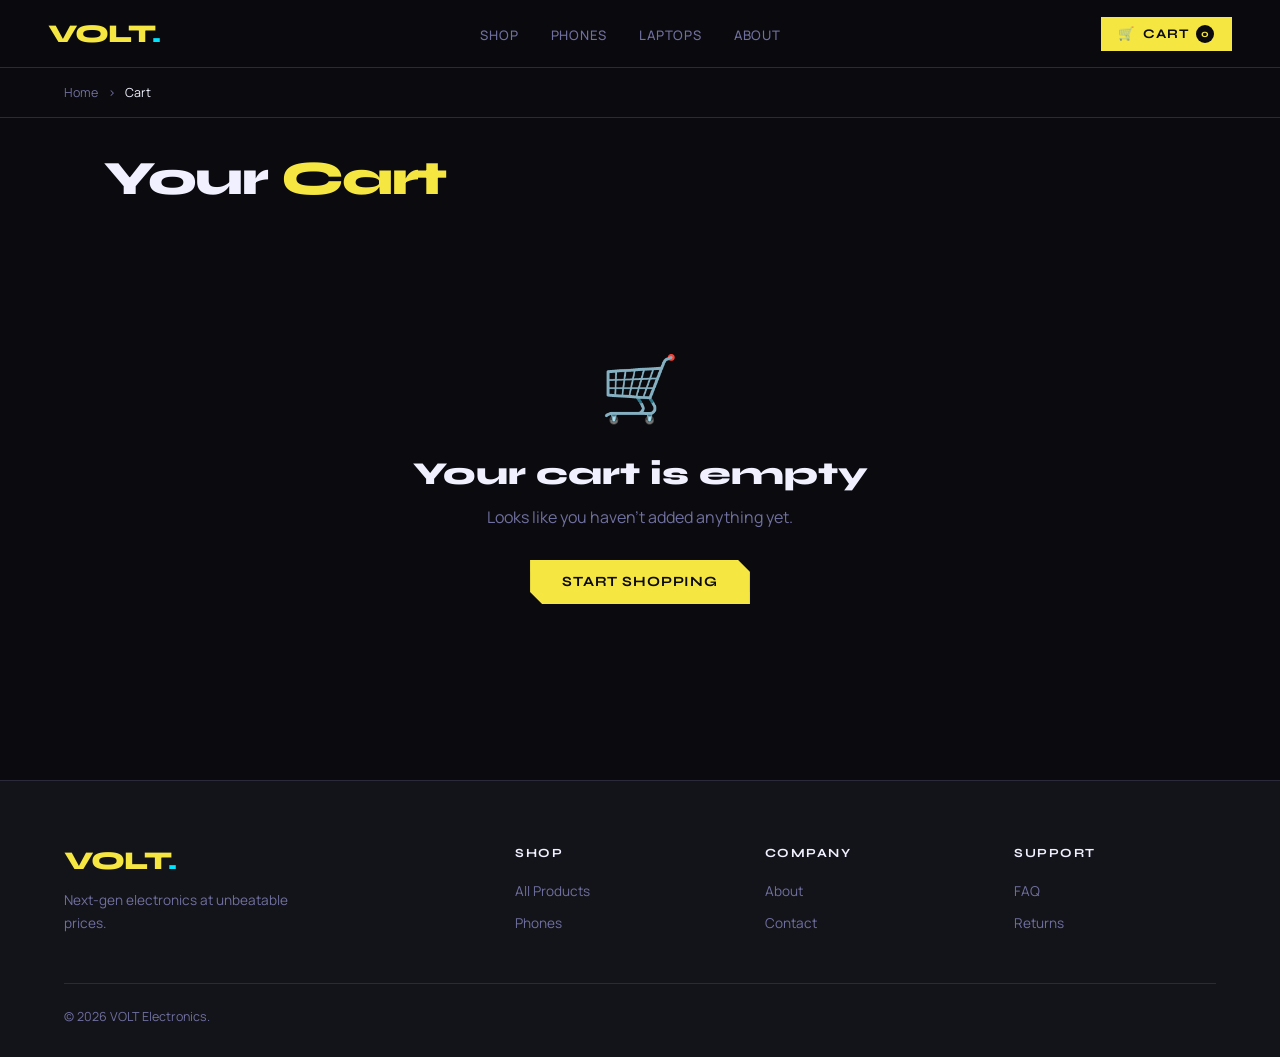
<file: cart.html>
<!DOCTYPE html>
<html lang="en">
<head>
  <!-- Google Tag Manager -->
<script>(function(w,d,s,l,i){w[l]=w[l]||[];w[l].push({'gtm.start':
new Date().getTime(),event:'gtm.js'});var f=d.getElementsByTagName(s)[0],
j=d.createElement(s),dl=l!='dataLayer'?'&l='+l:'';j.async=true;j.src=
'https://www.googletagmanager.com/gtm.js?id='+i+dl;f.parentNode.insertBefore(j,f);
})(window,document,'script','dataLayer','GTM-T4STKLGX');</script>
<!-- End Google Tag Manager -->
  <!-- Google tag (gtag.js) -->
<script async src="https://www.googletagmanager.com/gtag/js?id=G-F7G70VPWSE"></script>
<script>
  window.dataLayer = window.dataLayer || [];
  function gtag(){dataLayer.push(arguments);}
  gtag('js', new Date());

  gtag('config', 'G-F7G70VPWSE');
</script>
<meta charset="UTF-8"/><meta name="viewport" content="width=device-width,initial-scale=1.0"/>
<title>Cart — VOLT Electronics</title>
<link rel="stylesheet" href="shared.css"/>
<style>
.cart-wrap{padding:2rem clamp(1rem,5vw,5rem) 5rem;max-width:1200px;margin:0 auto}
.cart-title{font-family:var(--display);font-size:clamp(2rem,5vw,3rem);font-weight:800;letter-spacing:-0.03em;margin-bottom:2.5rem}
.cart-title span{color:var(--yellow)}
.cart-layout{display:grid;grid-template-columns:1fr 360px;gap:3rem;align-items:start}
/* ITEMS */
.cart-items-head{display:grid;grid-template-columns:2fr 1fr 1fr 1fr;gap:1rem;padding:0.8rem 1rem;background:var(--surface);border:1px solid var(--border);font-size:0.72rem;font-weight:700;letter-spacing:0.12em;text-transform:uppercase;color:var(--muted);margin-bottom:0}
.cart-row{display:grid;grid-template-columns:2fr 1fr 1fr 1fr;gap:1rem;padding:1.2rem 1rem;border:1px solid var(--border);border-top:none;align-items:center;background:var(--surface);transition:background 0.2s}
.cart-row:hover{background:var(--surface2)}
.cart-prod{display:flex;align-items:center;gap:1rem}
.cart-img{width:70px;height:70px;background:var(--surface2);border:1px solid var(--border);display:flex;align-items:center;justify-content:center;flex-shrink:0}
.cart-img img{width:80%;height:80%;object-fit:contain}
.cart-prod-name{font-family:var(--display);font-size:0.9rem;font-weight:700;line-height:1.3;margin-bottom:0.2rem}
.cart-prod-brand{font-size:0.75rem;color:var(--muted)}
.cart-remove{font-size:0.72rem;color:var(--muted);background:none;border:none;cursor:pointer;transition:color 0.2s;margin-top:0.4rem;display:block;text-align:left;font-family:var(--body)}
.cart-remove:hover{color:var(--pink)}
.cart-unit-price{font-size:0.88rem;color:var(--muted)}
.qty-ctrl{display:flex;align-items:center;border:1px solid var(--border);width:fit-content}
.qty-btn{background:var(--surface2);border:none;color:var(--text);width:32px;height:32px;font-size:1rem;cursor:pointer;transition:background 0.2s}
.qty-btn:hover{background:var(--yellow);color:#0a0a0f}
.qty-num{width:36px;text-align:center;font-family:var(--display);font-weight:700;font-size:0.85rem;background:none;border:none;color:var(--text);pointer-events:none}
.item-total{font-family:var(--display);font-size:1rem;font-weight:800;color:var(--yellow)}
.cart-actions{display:flex;justify-content:space-between;align-items:center;margin-top:1.5rem;flex-wrap:wrap;gap:1rem}
.clear-btn{background:none;border:1px solid var(--border);color:var(--muted);padding:0.6rem 1.2rem;font-family:var(--display);font-size:0.75rem;font-weight:600;letter-spacing:0.08em;text-transform:uppercase;cursor:pointer;transition:all 0.2s}
.clear-btn:hover{border-color:var(--pink);color:var(--pink)}
/* ORDER SUMMARY */
.order-summary{background:var(--surface);border:1px solid var(--border);padding:1.8rem;position:sticky;top:88px}
.os-title{font-family:var(--display);font-size:1rem;font-weight:800;letter-spacing:0.08em;text-transform:uppercase;margin-bottom:1.5rem;padding-bottom:1rem;border-bottom:1px solid var(--border)}
.os-row{display:flex;justify-content:space-between;font-size:0.85rem;color:var(--muted);margin-bottom:0.8rem}
.os-row.total{font-family:var(--display);font-weight:800;font-size:1.2rem;color:var(--text);margin-top:1rem;padding-top:1rem;border-top:1px solid var(--border)}
.os-row.total span:last-child{color:var(--yellow)}
.promo-row{display:flex;gap:0;margin:1.2rem 0}
.promo-row input{flex:1;background:var(--surface2);border:1px solid var(--border);border-right:none;color:var(--text);padding:0.7rem 0.9rem;font-family:var(--body);font-size:0.85rem;outline:none}
.promo-row button{background:var(--surface2);border:1px solid var(--border);color:var(--muted);padding:0.7rem 1rem;font-family:var(--display);font-size:0.75rem;font-weight:700;letter-spacing:0.06em;text-transform:uppercase;cursor:pointer;white-space:nowrap;transition:all 0.2s}
.promo-row button:hover{background:var(--cyan);border-color:var(--cyan);color:#0a0a0f}
.checkout-cta{width:100%;background:var(--yellow);color:#0a0a0f;border:none;padding:1rem;font-family:var(--display);font-size:0.9rem;font-weight:800;letter-spacing:0.08em;text-transform:uppercase;cursor:pointer;transition:all 0.2s;margin-top:1.2rem;display:block;text-align:center}
.checkout-cta:hover{background:var(--cyan)}
.continue-shopping{display:block;text-align:center;margin-top:1rem;font-size:0.8rem;color:var(--muted);transition:color 0.2s}
.continue-shopping:hover{color:var(--yellow)}
/* EMPTY STATE */
.empty-cart{text-align:center;padding:6rem 2rem}
.empty-icon{font-size:4rem;margin-bottom:1.5rem}
.empty-title{font-family:var(--display);font-size:2rem;font-weight:800;margin-bottom:0.8rem}
.empty-sub{color:var(--muted);margin-bottom:2rem}
@media(max-width:900px){.cart-layout{grid-template-columns:1fr}.order-summary{position:static}.cart-items-head{display:none}.cart-row{grid-template-columns:1fr;gap:0.8rem}}
</style>
</head>
<body>
  <!-- Google Tag Manager (noscript) -->
<noscript><iframe src="https://www.googletagmanager.com/ns.html?id=GTM-T4STKLGX"
height="0" width="0" style="display:none;visibility:hidden"></iframe></noscript>
<!-- End Google Tag Manager (noscript) -->
<nav>
  <a class="logo" href="index.html">VOLT<span>.</span></a>
  <ul class="nav-links">
    <li><a href="shop.html">Shop</a></li>
    <li><a href="shop.html?cat=Phones">Phones</a></li>
    <li><a href="shop.html?cat=Laptops">Laptops</a></li>
    <li><a href="about.html">About</a></li>
  </ul>
  <div class="nav-right">
    <a href="cart.html" class="cart-btn"><span>🛒</span><span class="cart-label">Cart</span><span class="cart-count">0</span></a>
  </div>
  <button class="hamburger" id="hamburger"><span></span><span></span><span></span></button>
</nav>
<div class="mobile-menu" id="mobileMenu">
  <a href="index.html">Home</a><a href="shop.html">Shop</a><a href="cart.html">Cart (<span class="mob-cart-count">0</span>)</a>
</div>

<div class="breadcrumb"><a href="index.html">Home</a> › <span>Cart</span></div>

<div class="cart-wrap">
  <h1 class="cart-title">Your <span>Cart</span></h1>
  <div id="cart-content"></div>
</div>

<footer>
  <div class="footer-grid">
    <div><a class="logo" href="index.html">VOLT<span>.</span></a><p class="footer-brand-desc">Next-gen electronics at unbeatable prices.</p></div>
    <div class="footer-col"><h4>Shop</h4><ul><li><a href="shop.html">All Products</a></li><li><a href="shop.html?cat=Phones">Phones</a></li></ul></div>
    <div class="footer-col"><h4>Company</h4><ul><li><a href="about.html">About</a></li><li><a href="contact.html">Contact</a></li></ul></div>
    <div class="footer-col"><h4>Support</h4><ul><li><a href="faq.html">FAQ</a></li><li><a href="#">Returns</a></li></ul></div>
  </div>
  <div class="footer-bottom"><p>© 2026 VOLT Electronics.</p></div>
</footer>

<script src="shared.js"></script>
<script>
function renderCart() {
  const cart = getCart();
  const content = document.getElementById('cart-content');
  if (!cart.length) {
    content.innerHTML = `<div class="empty-cart"><div class="empty-icon">🛒</div><h2 class="empty-title">Your cart is empty</h2><p class="empty-sub">Looks like you haven't added anything yet.</p><a href="shop.html" class="btn-primary">Start Shopping</a></div>`;
    return;
  }
  const sub = cart.reduce((s,c) => s+c.price*c.qty, 0);
  const tax = Math.round(sub * 0.18);
  const total = sub + tax;
  content.innerHTML = `
    <div class="cart-layout">
      <div>
        <div class="cart-items-head"><span>Product</span><span>Price</span><span>Qty</span><span>Total</span></div>
        ${cart.map(c => `
          <div class="cart-row" id="row-${c.id}">
            <div class="cart-prod">
              <div class="cart-img"><img src="${c.img}" alt="${c.name}"></div>
              <div><div class="cart-prod-name">${c.name}</div><div class="cart-prod-brand">${c.brand}</div><button class="cart-remove" onclick="rmItem(${c.id})">Remove</button></div>
            </div>
            <div class="cart-unit-price">${fmtPrice(c.price)}</div>
            <div class="qty-ctrl"><button class="qty-btn" onclick="chQty(${c.id},-1)">−</button><span class="qty-num">${c.qty}</span><button class="qty-btn" onclick="chQty(${c.id},1)">+</button></div>
            <div class="item-total">${fmtPrice(c.price*c.qty)}</div>
          </div>`).join('')}
        <div class="cart-actions">
          <button class="clear-btn" onclick="clearCart()">Clear Cart</button>
          <a href="shop.html" style="font-size:0.82rem;color:var(--muted);font-weight:500">← Continue Shopping</a>
        </div>
      </div>
      <div>
        <div class="order-summary">
          <p class="os-title">Order Summary</p>
          <div class="os-row"><span>Subtotal (${cart.reduce((s,c)=>s+c.qty,0)} items)</span><span>${fmtPrice(sub)}</span></div>
          <div class="os-row"><span>Shipping</span><span style="color:var(--green)">FREE</span></div>
          <div class="os-row"><span>GST (18%)</span><span>${fmtPrice(tax)}</span></div>
          <div class="os-row total"><span>Total</span><span>${fmtPrice(total)}</span></div>
          <div class="promo-row"><input type="text" placeholder="Promo code" id="promo-input"/><button onclick="applyPromo()">Apply</button></div>
          <a href="checkout.html" class="checkout-cta">Proceed to Checkout →</a>
          <a href="shop.html" class="continue-shopping">← Continue Shopping</a>
        </div>
      </div>
    </div>`;
}

function rmItem(id){ let c=getCart(); saveCart(c.filter(x=>x.id!==id)); updateAllCartCounts(); renderCart(); }
function chQty(id,d){ let c=getCart(); const it=c.find(x=>x.id===id); if(it){ it.qty=Math.max(1,Math.min(10,it.qty+d)); saveCart(c); updateAllCartCounts(); renderCart(); } }
function clearCart(){ if(confirm('Clear all items?')){ saveCart([]); updateAllCartCounts(); renderCart(); } }
function applyPromo(){ const v=document.getElementById('promo-input')?.value; showToast(v?'Promo "'+v+'" is not valid. Try VOLT10 next time!':'Enter a promo code'); }

renderCart();
</script>
</body>
</html>
</file>
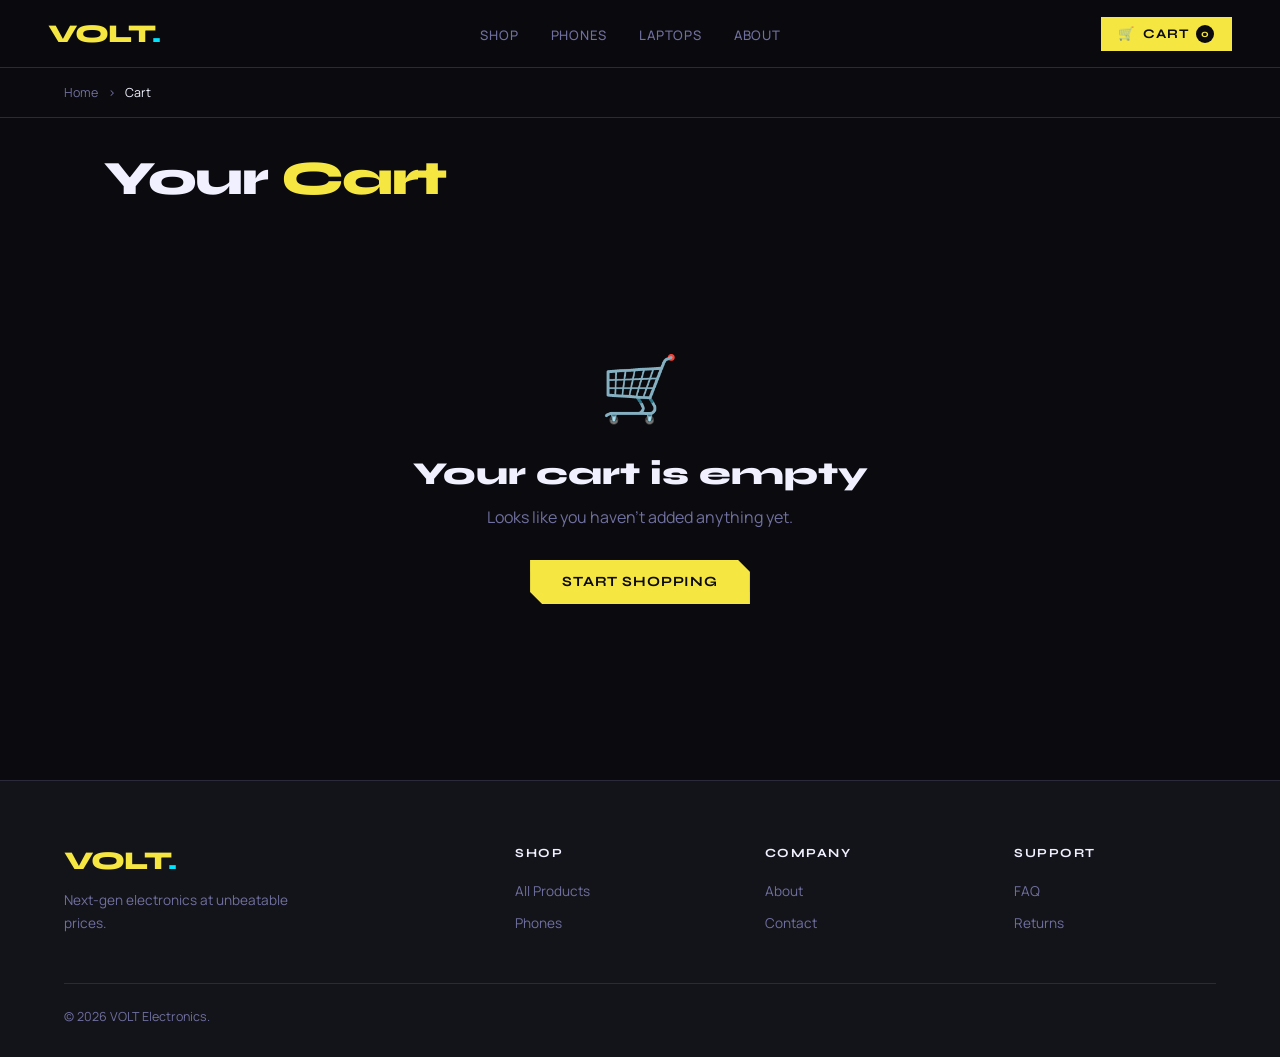
<file: checkout.html>
<!DOCTYPE html>
<html lang="en">
<head>
  <!-- Google Tag Manager -->
<script>(function(w,d,s,l,i){w[l]=w[l]||[];w[l].push({'gtm.start':
new Date().getTime(),event:'gtm.js'});var f=d.getElementsByTagName(s)[0],
j=d.createElement(s),dl=l!='dataLayer'?'&l='+l:'';j.async=true;j.src=
'https://www.googletagmanager.com/gtm.js?id='+i+dl;f.parentNode.insertBefore(j,f);
})(window,document,'script','dataLayer','GTM-T4STKLGX');</script>
<!-- End Google Tag Manager -->
  <!-- Google tag (gtag.js) -->
<script async src="https://www.googletagmanager.com/gtag/js?id=G-F7G70VPWSE"></script>
<script>
  window.dataLayer = window.dataLayer || [];
  function gtag(){dataLayer.push(arguments);}
  gtag('js', new Date());

  gtag('config', 'G-F7G70VPWSE');
</script>
<meta charset="UTF-8"/><meta name="viewport" content="width=device-width,initial-scale=1.0"/>
<title>Checkout — VOLT Electronics</title>
<link rel="stylesheet" href="shared.css"/>
<style>
.checkout-wrap{max-width:1100px;margin:0 auto;padding:2.5rem clamp(1rem,5vw,3rem) 5rem}
.checkout-title{font-family:var(--display);font-size:clamp(2rem,5vw,2.8rem);font-weight:800;letter-spacing:-0.02em;margin-bottom:2.5rem}
.checkout-title span{color:var(--yellow)}
.checkout-grid{display:grid;grid-template-columns:1fr 380px;gap:3rem;align-items:start}
.form-section{margin-bottom:2.5rem}
.form-sec-title{font-family:var(--display);font-size:0.82rem;font-weight:700;letter-spacing:0.12em;text-transform:uppercase;color:var(--cyan);margin-bottom:1.2rem;padding-bottom:0.7rem;border-bottom:1px solid var(--border)}
.form-row{display:grid;grid-template-columns:1fr 1fr;gap:1rem}
.form-group{display:flex;flex-direction:column;gap:0.4rem;margin-bottom:1rem}
.form-group label{font-size:0.72rem;font-weight:600;letter-spacing:0.1em;text-transform:uppercase;color:var(--muted)}
.form-group input,.form-group select{background:var(--surface2);border:1px solid var(--border);color:var(--text);padding:0.8rem 1rem;font-family:var(--body);font-size:0.88rem;outline:none;transition:border-color 0.2s;-webkit-appearance:none}
.form-group input:focus,.form-group select:focus{border-color:var(--cyan)}
.form-group input::placeholder{color:var(--muted)}
.form-group select option{background:var(--surface2)}
.payment-methods{display:grid;grid-template-columns:repeat(3,1fr);gap:0.8rem;margin-bottom:1.5rem}
.pay-option{background:var(--surface2);border:2px solid var(--border);padding:0.9rem;text-align:center;cursor:pointer;transition:all 0.2s;font-size:0.8rem;font-weight:600}
.pay-option:hover,.pay-option.active{border-color:var(--cyan);color:var(--cyan)}
.pay-option .pay-icon{font-size:1.4rem;display:block;margin-bottom:0.3rem}
/* SUMMARY */
.order-summary{background:var(--surface);border:1px solid var(--border);padding:1.8rem;position:sticky;top:88px}
.os-title{font-family:var(--display);font-size:0.85rem;font-weight:700;letter-spacing:0.1em;text-transform:uppercase;margin-bottom:1.2rem;padding-bottom:0.8rem;border-bottom:1px solid var(--border)}
.sum-item{display:flex;justify-content:space-between;align-items:start;gap:1rem;font-size:0.83rem;margin-bottom:0.8rem}
.sum-item-name{color:var(--muted);flex:1;line-height:1.4}
.sum-item-price{font-family:var(--display);font-weight:700;white-space:nowrap}
.sum-sep{border:none;border-top:1px solid var(--border);margin:1rem 0}
.sum-row{display:flex;justify-content:space-between;font-size:0.84rem;color:var(--muted);margin-bottom:0.6rem}
.sum-total{display:flex;justify-content:space-between;font-family:var(--display);font-weight:800;font-size:1.15rem;margin-top:1rem;padding-top:1rem;border-top:1px solid var(--border)}
.sum-total span:last-child{color:var(--yellow)}
.place-order-btn{width:100%;background:var(--yellow);color:#0a0a0f;border:none;padding:1rem;font-family:var(--display);font-size:0.9rem;font-weight:800;letter-spacing:0.08em;text-transform:uppercase;cursor:pointer;transition:all 0.2s;margin-top:1.5rem}
.place-order-btn:hover{background:var(--green)}
/* SUCCESS */
#success-page{display:none;text-align:center;padding:6rem 2rem;max-width:600px;margin:0 auto}
.success-icon{font-size:4rem;margin-bottom:1.5rem;animation:pop 0.5s cubic-bezier(0.36,0.07,0.19,0.97)}
@keyframes pop{0%{transform:scale(0)}70%{transform:scale(1.15)}100%{transform:scale(1)}}
.success-title{font-family:var(--display);font-size:2.5rem;font-weight:800;letter-spacing:-0.02em;margin-bottom:1rem}
.success-title span{color:var(--green)}
.success-sub{color:var(--muted);font-size:1rem;line-height:1.7;margin-bottom:2rem;max-width:40ch;margin-left:auto;margin-right:auto}
.order-box{background:var(--surface);border:1px solid var(--border);padding:1.2rem 2rem;display:inline-block;margin-bottom:2rem;font-family:var(--display);font-size:0.9rem}
.order-box span{color:var(--yellow);font-weight:800}
@media(max-width:900px){.checkout-grid{grid-template-columns:1fr}.order-summary{position:static}.form-row{grid-template-columns:1fr}.payment-methods{grid-template-columns:1fr 1fr}}
</style>
</head>
<body>
  <!-- Google Tag Manager (noscript) -->
<noscript><iframe src="https://www.googletagmanager.com/ns.html?id=GTM-T4STKLGX"
height="0" width="0" style="display:none;visibility:hidden"></iframe></noscript>
<!-- End Google Tag Manager (noscript) -->
<nav>
  <a class="logo" href="index.html">VOLT<span>.</span></a>
  <ul class="nav-links">
    <li><a href="shop.html">Shop</a></li>
    <li><a href="cart.html">Cart</a></li>
  </ul>
  <div class="nav-right">
    <a href="cart.html" class="cart-btn"><span>🛒</span><span class="cart-label">Cart</span><span class="cart-count">0</span></a>
  </div>
  <button class="hamburger" id="hamburger"><span></span><span></span><span></span></button>
</nav>
<div class="mobile-menu" id="mobileMenu">
  <a href="index.html">Home</a><a href="shop.html">Shop</a><a href="cart.html">Cart</a>
</div>

<div class="breadcrumb"><a href="index.html">Home</a> › <a href="cart.html">Cart</a> › <span>Checkout</span></div>

<div id="checkout-page">
  <div class="checkout-wrap">
    <h1 class="checkout-title">Secure <span>Checkout</span></h1>
    <div class="checkout-grid">
      <div>
        <div class="form-section">
          <p class="form-sec-title">Contact Information</p>
          <div class="form-row">
            <div class="form-group"><label>First Name</label><input type="text" placeholder="Ravi" id="fname"/></div>
            <div class="form-group"><label>Last Name</label><input type="text" placeholder="Kumar" id="lname"/></div>
          </div>
          <div class="form-group"><label>Email Address</label><input type="email" placeholder="ravi@email.com" id="email"/></div>
          <div class="form-group"><label>Phone Number</label><input type="tel" placeholder="+91 98765 43210" id="phone"/></div>
        </div>
        <div class="form-section">
          <p class="form-sec-title">Shipping Address</p>
          <div class="form-group"><label>Address Line 1</label><input type="text" placeholder="123, MG Road" id="addr1"/></div>
          <div class="form-group"><label>Address Line 2 (Optional)</label><input type="text" placeholder="Apartment, Floor" id="addr2"/></div>
          <div class="form-row">
            <div class="form-group"><label>City</label><input type="text" placeholder="Hyderabad" id="city"/></div>
            <div class="form-group"><label>PIN Code</label><input type="text" placeholder="500001" id="pin"/></div>
          </div>
          <div class="form-group"><label>State</label>
            <select id="state"><option>Andhra Pradesh</option><option>Telangana</option><option>Karnataka</option><option>Tamil Nadu</option><option>Maharashtra</option><option>Delhi</option><option>Gujarat</option><option>Rajasthan</option><option>Other</option></select>
          </div>
        </div>
        <div class="form-section">
          <p class="form-sec-title">Payment Method</p>
          <div class="payment-methods">
            <div class="pay-option active" onclick="selectPay(this)"><span class="pay-icon">💳</span>Card</div>
            <div class="pay-option" onclick="selectPay(this)"><span class="pay-icon">📱</span>UPI</div>
            <div class="pay-option" onclick="selectPay(this)"><span class="pay-icon">🏦</span>Net Banking</div>
          </div>
          <div id="card-fields">
            <div class="form-group"><label>Card Number</label><input type="text" placeholder="4242 4242 4242 4242" maxlength="19" oninput="fmtCard(this)"/></div>
            <div class="form-row">
              <div class="form-group"><label>Expiry</label><input type="text" placeholder="MM / YY" maxlength="7"/></div>
              <div class="form-group"><label>CVV</label><input type="text" placeholder="•••" maxlength="3"/></div>
            </div>
            <div class="form-group"><label>Name on Card</label><input type="text" placeholder="Ravi Kumar"/></div>
          </div>
        </div>
      </div>
      <div>
        <div class="order-summary">
          <p class="os-title">Order Summary</p>
          <div id="sum-items" style="max-height:240px;overflow-y:auto;margin-bottom:1rem"></div>
          <hr class="sum-sep"/>
          <div class="sum-row"><span>Subtotal</span><span id="sum-sub"></span></div>
          <div class="sum-row"><span>Shipping</span><span style="color:var(--green)">FREE</span></div>
          <div class="sum-row"><span>GST (18%)</span><span id="sum-tax"></span></div>
          <div class="sum-total"><span>Total</span><span id="sum-total"></span></div>
          <button class="place-order-btn" onclick="placeOrder()">Place Order →</button>
        </div>
      </div>
    </div>
  </div>
</div>

<div id="success-page">
  <div class="success-icon">✅</div>
  <h1 class="success-title">Order <span>Confirmed!</span></h1>
  <p class="success-sub">Thank you for shopping with VOLT! Your order is confirmed and will be shipped within 24 hours.</p>
  <div class="order-box">Order ID: <span id="order-id">#VOLT-0000</span></div>
  <br/><br/>
  <a href="index.html" class="btn-primary">Continue Shopping</a>
</div>

<footer>
  <div class="footer-grid">
    <div><a class="logo" href="index.html">VOLT<span>.</span></a><p class="footer-brand-desc">Next-gen electronics at unbeatable prices.</p></div>
    <div class="footer-col"><h4>Shop</h4><ul><li><a href="shop.html">All Products</a></li></ul></div>
    <div class="footer-col"><h4>Support</h4><ul><li><a href="faq.html">FAQ</a></li><li><a href="#">Returns</a></li></ul></div>
    <div class="footer-col"><h4>Contact</h4><ul><li><a href="contact.html">Contact Us</a></li></ul></div>
  </div>
  <div class="footer-bottom"><p>© 2026 VOLT Electronics.</p></div>
</footer>

<script src="shared.js"></script>
<script>
function renderSummary(){
  const cart = getCart();
  if (!cart.length){ location.href = 'cart.html'; return; }
  const sub = cart.reduce((s,c)=>s+c.price*c.qty,0);
  const tax = Math.round(sub*0.18);
  document.getElementById('sum-items').innerHTML = cart.map(c=>`<div class="sum-item"><span class="sum-item-name">${c.name} × ${c.qty}</span><span class="sum-item-price">${fmtPrice(c.price*c.qty)}</span></div>`).join('');
  document.getElementById('sum-sub').textContent = fmtPrice(sub);
  document.getElementById('sum-tax').textContent = fmtPrice(tax);
  document.getElementById('sum-total').textContent = fmtPrice(sub+tax);
}
function selectPay(el){ document.querySelectorAll('.pay-option').forEach(p=>p.classList.remove('active')); el.classList.add('active'); }
function fmtCard(inp){ inp.value = inp.value.replace(/\D/g,'').replace(/(.{4})/g,'$1 ').trim().slice(0,19); }
function placeOrder(){
  const f = document.getElementById('fname').value;
  const e = document.getElementById('email').value;
  if (!f || !e){ showToast('Please fill in all required fields'); return; }
  const oid = '#VOLT-' + Math.random().toString(36).substring(2,8).toUpperCase();
  document.getElementById('order-id').textContent = oid;
  saveCart([]);
  updateAllCartCounts();
  document.getElementById('checkout-page').style.display = 'none';
  document.getElementById('success-page').style.display = 'block';
  window.scrollTo({top:0,behavior:'smooth'});
}
renderSummary();
</script>
</body>
</html>
</file>
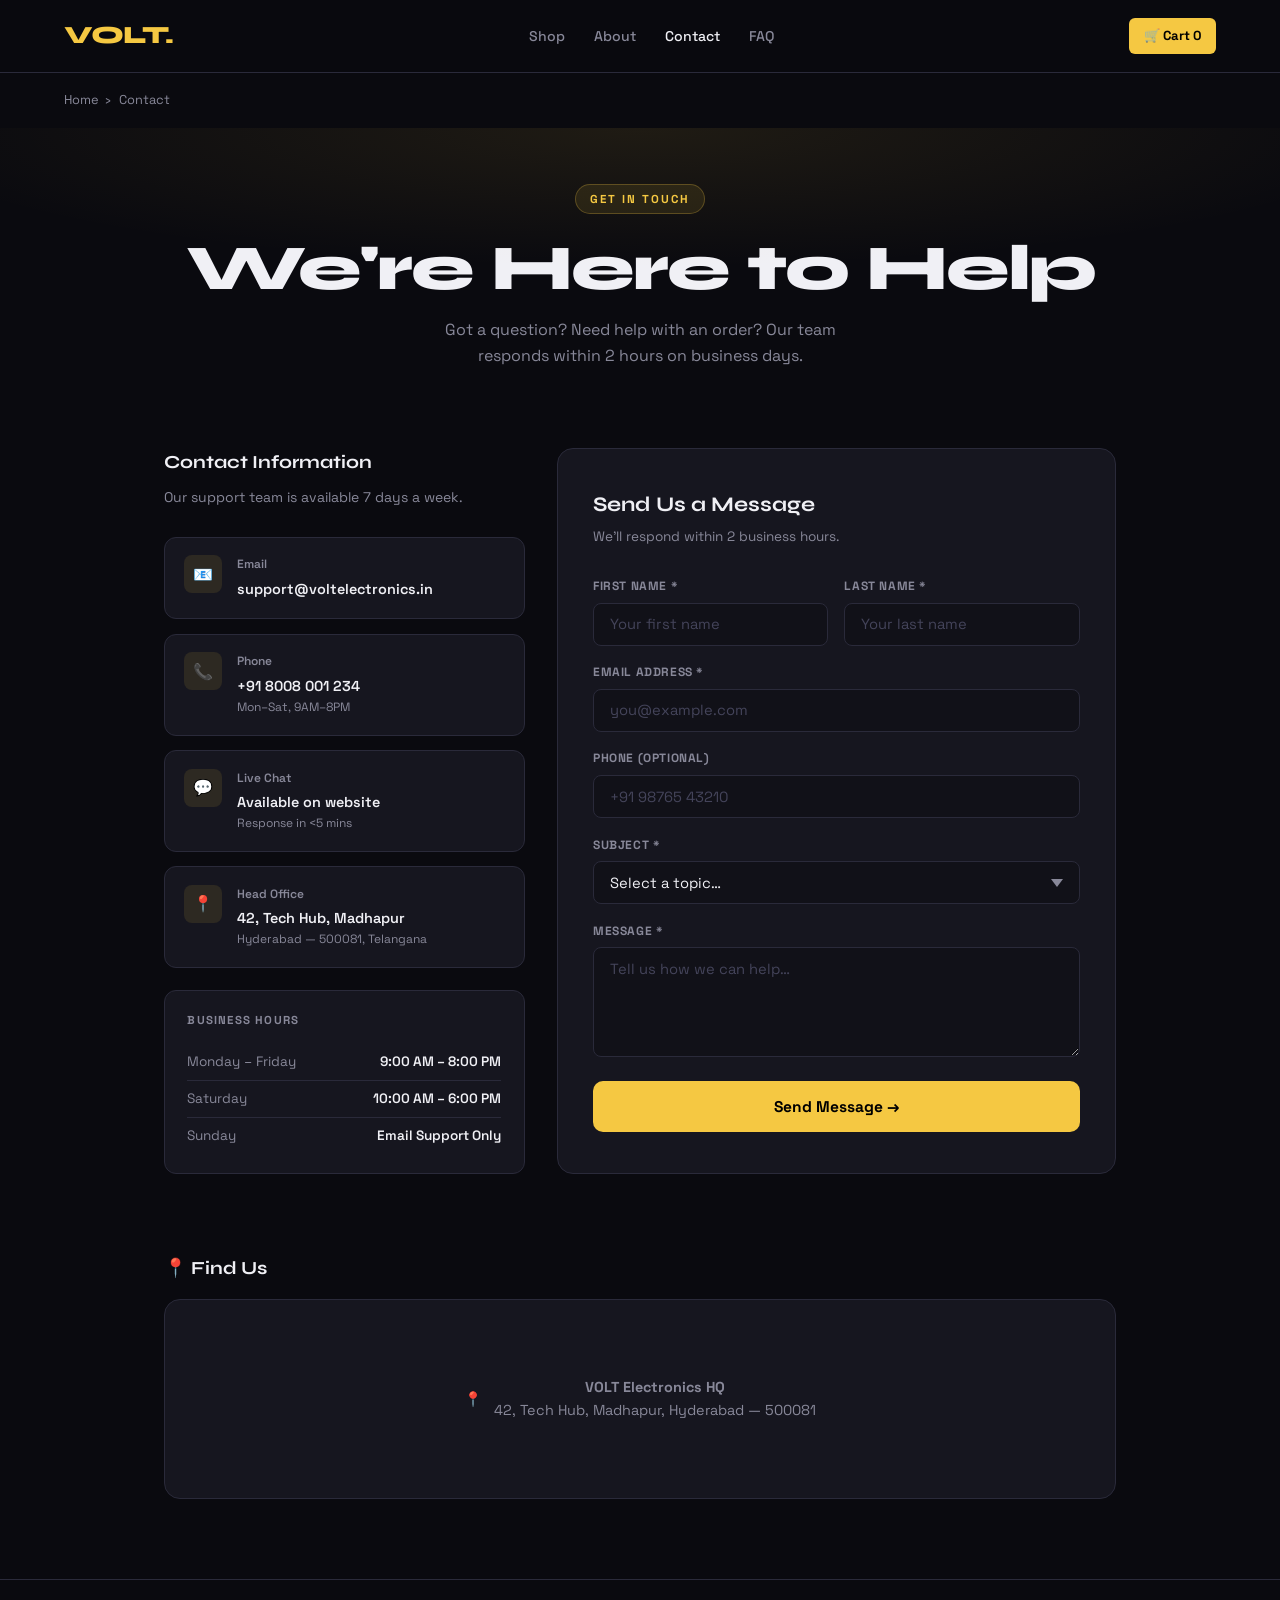
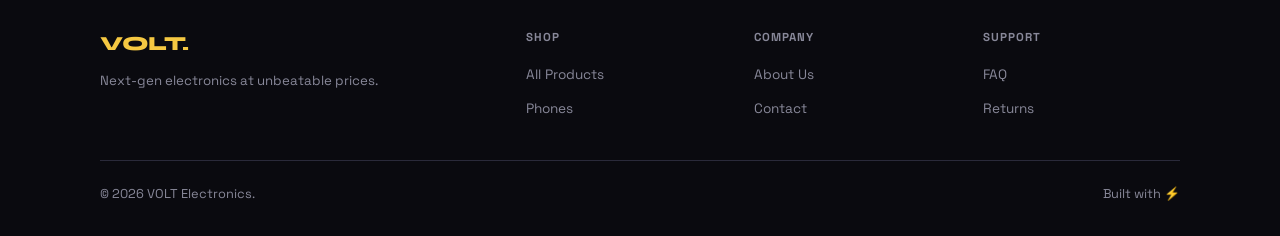
<file: contact.html>
<!DOCTYPE html>
<html lang="en">
<head>
  <!-- Google Tag Manager -->
  <script>(function(w,d,s,l,i){w[l]=w[l]||[];w[l].push({'gtm.start':
  new Date().getTime(),event:'gtm.js'});var f=d.getElementsByTagName(s)[0],
  j=d.createElement(s),dl=l!='dataLayer'?'&l='+l:'';j.async=true;j.src=
  'https://www.googletagmanager.com/gtm.js?id='+i+dl;f.parentNode.insertBefore(j,f);
  })(window,document,'script','dataLayer','GTM-T4STKLGX');</script>
  <!-- End Google Tag Manager -->

  <!-- Google Analytics -->
  <script async src="https://www.googletagmanager.com/gtag/js?id=G-F7G70VPWSE"></script>
  <script>
    window.dataLayer = window.dataLayer || [];
    function gtag(){dataLayer.push(arguments);}
    gtag('js', new Date());
    gtag('config', 'G-F7G70VPWSE');
  </script>
  <!-- End Google Analytics -->

  <meta charset="UTF-8" />
  <meta name="viewport" content="width=device-width, initial-scale=1.0"/>
  <title>Contact — VOLT Electronics</title>

  <link rel="preconnect" href="https://fonts.googleapis.com" />
  <link href="https://fonts.googleapis.com/css2?family=Space+Grotesk:wght@300;400;500;600;700&family=Syne:wght@700;800&display=swap" rel="stylesheet"/>

  <style>
    *, *::before, *::after { box-sizing: border-box; margin: 0; padding: 0; }

    :root {
      --bg:       #0a0a0f;
      --surface:  #111118;
      --card:     #16161f;
      --border:   #2a2a3a;
      --accent:   #f5c842;
      --text:     #f0f0f5;
      --muted:    #888899;
      --radius:   12px;
    }

    body {
      font-family: 'Space Grotesk', sans-serif;
      background: var(--bg);
      color: var(--text);
      min-height: 100vh;
      line-height: 1.6;
    }

    a { color: inherit; text-decoration: none; }

    /* NAV */
    .site-nav {
      position: sticky; top: 0; z-index: 200;
      display: flex; align-items: center; justify-content: space-between;
      padding: 1rem 5%;
      background: rgba(10,10,15,0.96);
      backdrop-filter: blur(14px);
      border-bottom: 1px solid var(--border);
    }
    .nav-logo {
      font-family: 'Syne', sans-serif;
      font-size: 1.55rem; font-weight: 800;
      color: var(--accent); letter-spacing: -0.5px;
    }
    .nav-links { display: flex; gap: 1.8rem; list-style: none; }
    .nav-links a { font-size: .88rem; font-weight: 500; color: var(--muted); transition: color .2s; }
    .nav-links a:hover, .nav-links a.active { color: var(--text); }
    .nav-cart {
      background: var(--accent); color: #000;
      font-weight: 700; font-size: .82rem;
      padding: .45rem .9rem; border-radius: 6px;
    }

    /* BREADCRUMB */
    .breadcrumb {
      padding: 1.1rem 5%;
      font-size: .8rem; color: var(--muted);
    }
    .breadcrumb a:hover { color: var(--accent); }
    .breadcrumb span { margin: 0 .35rem; }

    /* HERO */
    .hero {
      text-align: center;
      padding: 3.5rem 5% 2.5rem;
      position: relative; overflow: hidden;
    }
    .hero::after {
      content: '';
      position: absolute; inset: 0;
      background: radial-gradient(ellipse 60% 50% at 50% 0%, rgba(245,200,66,.09), transparent);
      pointer-events: none;
    }
    .hero-tag {
      display: inline-block;
      font-size: .72rem; font-weight: 700; letter-spacing: 2px;
      text-transform: uppercase; color: var(--accent);
      background: rgba(245,200,66,.1);
      border: 1px solid rgba(245,200,66,.25);
      border-radius: 20px; padding: .3rem .85rem;
      margin-bottom: 1.2rem;
    }
    .hero h1 {
      font-family: 'Syne', sans-serif;
      font-size: clamp(2.2rem, 5.5vw, 4rem);
      font-weight: 800; letter-spacing: -2px; line-height: 1.08;
      margin-bottom: .9rem;
    }
    .hero p { color: var(--muted); font-size: 1rem; max-width: 430px; margin: 0 auto; }

    /* TWO-COLUMN */
    .contact-wrap {
      display: grid;
      grid-template-columns: 1fr 1.55fr;
      gap: 2rem;
      max-width: 1080px; margin: 2.5rem auto 5rem;
      padding: 0 5%;
    }

    /* INFO */
    .info-heading { font-family: 'Syne', sans-serif; font-size: 1.15rem; font-weight: 700; margin-bottom: .5rem; }
    .info-sub { color: var(--muted); font-size: .875rem; margin-bottom: 1.8rem; }

    .contact-items { display: flex; flex-direction: column; gap: .9rem; }
    .contact-item {
      display: flex; align-items: flex-start; gap: .9rem;
      background: var(--card);
      border: 1px solid var(--border);
      border-radius: var(--radius);
      padding: 1.1rem 1.2rem;
      transition: border-color .2s, transform .2s;
    }
    .contact-item:hover { border-color: var(--accent); transform: translateX(3px); }
    .ci-icon {
      width: 38px; height: 38px; flex-shrink: 0;
      background: rgba(245,200,66,.1); border-radius: 8px;
      display: flex; align-items: center; justify-content: center; font-size: 1rem;
    }
    .ci-label { font-size: .75rem; color: var(--muted); font-weight: 600; margin-bottom: .2rem; }
    .ci-value { font-size: .9rem; font-weight: 600; }
    .ci-value a:hover { color: var(--accent); }
    .ci-sub { font-size: .75rem; color: var(--muted); }

    .hours-card {
      background: var(--card);
      border: 1px solid var(--border);
      border-radius: var(--radius);
      padding: 1.2rem 1.4rem;
      margin-top: 1.4rem;
    }
    .hours-card h3 { font-size: .72rem; text-transform: uppercase; letter-spacing: 1.2px; color: var(--muted); font-weight: 700; margin-bottom: .9rem; }
    .hours-row { display: flex; justify-content: space-between; font-size: .85rem; padding: .45rem 0; border-bottom: 1px solid var(--border); }
    .hours-row:last-child { border-bottom: none; }
    .hours-row span:first-child { color: var(--muted); }
    .hours-row span:last-child { font-weight: 600; }

    /* FORM CARD */
    .form-card {
      background: var(--card);
      border: 1px solid var(--border);
      border-radius: 16px;
      padding: 2.4rem 2.2rem;
    }
    .form-card h2 { font-family: 'Syne', sans-serif; font-size: 1.3rem; font-weight: 700; margin-bottom: .35rem; }
    .form-card > p { color: var(--muted); font-size: .85rem; margin-bottom: 1.8rem; }

    /* FORM — real <form> tag so GTM Form Submission trigger fires */
    #contact-form { display: flex; flex-direction: column; }

    .row-2 { display: grid; grid-template-columns: 1fr 1fr; gap: 1rem; }

    .field { display: flex; flex-direction: column; margin-bottom: 1.1rem; }
    .field label {
      font-size: .75rem; font-weight: 700; color: var(--muted);
      text-transform: uppercase; letter-spacing: .6px; margin-bottom: .4rem;
    }
    .field input,
    .field select,
    .field textarea {
      background: var(--surface);
      border: 1.5px solid var(--border);
      border-radius: 8px;
      color: var(--text);
      font-family: 'Space Grotesk', sans-serif;
      font-size: .92rem;
      padding: .72rem 1rem;
      outline: none;
      transition: border-color .2s, box-shadow .2s;
      width: 100%;
    }
    .field input:focus, .field select:focus, .field textarea:focus {
      border-color: var(--accent);
      box-shadow: 0 0 0 3px rgba(245,200,66,.1);
    }
    .field input::placeholder, .field textarea::placeholder { color: #44445a; }
    .field textarea { resize: vertical; min-height: 110px; }
    .field select {
      appearance: none;
      background-image: url("data:image/svg+xml,%3Csvg xmlns='http://www.w3.org/2000/svg' width='12' height='8' viewBox='0 0 12 8'%3E%3Cpath fill='%23888899' d='M6 8 0 0h12z'/%3E%3C/svg%3E");
      background-repeat: no-repeat;
      background-position: right 1rem center;
      padding-right: 2.5rem; cursor: pointer;
    }
    .field select option { background: var(--card); }

    /* type="submit" = real browser form submit = GTM fires */
    .submit-btn {
      width: 100%; margin-top: .4rem;
      background: var(--accent); color: #000;
      font-family: 'Space Grotesk', sans-serif;
      font-size: .97rem; font-weight: 700;
      border: none; border-radius: 10px;
      padding: .95rem 1.5rem; cursor: pointer;
      transition: transform .15s, box-shadow .15s;
    }
    .submit-btn:hover { transform: translateY(-2px); box-shadow: 0 8px 24px rgba(245,200,66,.28); }
    .submit-btn:active { transform: translateY(0); }

    /* MAP */
    .map-section { max-width: 1080px; margin: 0 auto 5rem; padding: 0 5%; }
    .map-section h2 { font-family: 'Syne', sans-serif; font-size: 1.15rem; font-weight: 700; margin-bottom: 1rem; }
    .map-box {
      background: var(--card); border: 1px solid var(--border);
      border-radius: 16px; height: 200px;
      display: flex; align-items: center; justify-content: center;
      color: var(--muted); font-size: .9rem; text-align: center; gap: .5rem;
    }

    /* FOOTER */
    .site-footer { border-top: 1px solid var(--border); padding: 3rem 5% 2rem; }
    .footer-grid { display: grid; grid-template-columns: 2fr 1fr 1fr 1fr; gap: 2rem; max-width: 1080px; margin: 0 auto 2rem; }
    .footer-brand .nav-logo { font-size: 1.25rem; display: inline-block; margin-bottom: .6rem; }
    .footer-brand p { color: var(--muted); font-size: .83rem; }
    .footer-col h4 { font-size: .72rem; font-weight: 700; text-transform: uppercase; letter-spacing: 1px; color: var(--muted); margin-bottom: .9rem; }
    .footer-col ul { list-style: none; }
    .footer-col li { margin-bottom: .5rem; }
    .footer-col a { color: var(--muted); font-size: .85rem; transition: color .2s; }
    .footer-col a:hover { color: var(--accent); }
    .footer-bottom {
      max-width: 1080px; margin: 0 auto;
      padding-top: 1.4rem; border-top: 1px solid var(--border);
      display: flex; justify-content: space-between; align-items: center;
      font-size: .8rem; color: var(--muted);
    }

    @media (max-width: 780px) {
      .contact-wrap { grid-template-columns: 1fr; }
      .row-2 { grid-template-columns: 1fr; }
      .footer-grid { grid-template-columns: 1fr 1fr; }
      .footer-bottom { flex-direction: column; gap: .4rem; text-align: center; }
      .nav-links { display: none; }
    }
  </style>
</head>
<body>

  <!-- Google Tag Manager (noscript) -->
  <noscript><iframe src="https://www.googletagmanager.com/ns.html?id=GTM-T4STKLGX"
  height="0" width="0" style="display:none;visibility:hidden"></iframe></noscript>
  <!-- End Google Tag Manager (noscript) -->

  <!-- NAV -->
  <nav class="site-nav">
    <a href="index.html" class="nav-logo">VOLT.</a>
    <ul class="nav-links">
      <li><a href="shop.html">Shop</a></li>
      <li><a href="about.html">About</a></li>
      <li><a href="contact.html" class="active">Contact</a></li>
      <li><a href="faq.html">FAQ</a></li>
    </ul>
    <a href="cart.html" class="nav-cart">🛒 Cart 0</a>
  </nav>

  <!-- BREADCRUMB -->
  <div class="breadcrumb">
    <a href="index.html">Home</a><span>›</span> Contact
  </div>

  <!-- HERO -->
  <section class="hero">
    <span class="hero-tag">Get in Touch</span>
    <h1>We're Here to Help</h1>
    <p>Got a question? Need help with an order? Our team responds within 2 hours on business days.</p>
  </section>

  <!-- CONTENT -->
  <div class="contact-wrap">

    <!-- INFO -->
    <div class="info-col">
      <h2 class="info-heading">Contact Information</h2>
      <p class="info-sub">Our support team is available 7 days a week.</p>

      <div class="contact-items">
        <div class="contact-item">
          <div class="ci-icon">📧</div>
          <div>
            <div class="ci-label">Email</div>
            <div class="ci-value"><a href="mailto:support@voltelectronics.in">support@voltelectronics.in</a></div>
          </div>
        </div>
        <div class="contact-item">
          <div class="ci-icon">📞</div>
          <div>
            <div class="ci-label">Phone</div>
            <div class="ci-value"><a href="tel:+918008001234">+91 8008 001 234</a></div>
            <div class="ci-sub">Mon–Sat, 9AM–8PM</div>
          </div>
        </div>
        <div class="contact-item">
          <div class="ci-icon">💬</div>
          <div>
            <div class="ci-label">Live Chat</div>
            <div class="ci-value">Available on website</div>
            <div class="ci-sub">Response in &lt;5 mins</div>
          </div>
        </div>
        <div class="contact-item">
          <div class="ci-icon">📍</div>
          <div>
            <div class="ci-label">Head Office</div>
            <div class="ci-value">42, Tech Hub, Madhapur</div>
            <div class="ci-sub">Hyderabad — 500081, Telangana</div>
          </div>
        </div>
      </div>

      <div class="hours-card">
        <h3>Business Hours</h3>
        <div class="hours-row"><span>Monday – Friday</span><span>9:00 AM – 8:00 PM</span></div>
        <div class="hours-row"><span>Saturday</span><span>10:00 AM – 6:00 PM</span></div>
        <div class="hours-row"><span>Sunday</span><span>Email Support Only</span></div>
      </div>
    </div>

    <!-- FORM -->
    <div class="form-card">
      <h2>Send Us a Message</h2>
      <p>We'll respond within 2 business hours.</p>

      <!--
        KEY FOR GTM:
        - id="contact-form"       → GTM Form Submission trigger: Form ID equals "contact-form"
        - action="thankyou.html"  → real page redirect so GTM fires
        - method="GET"            → works on static GitHub Pages
        - type="submit" on button → triggers real browser submit event
      -->
      <form id="contact-form" action="thankyou.html" method="GET" novalidate>

        <div class="row-2">
          <div class="field">
            <label for="firstName">First Name *</label>
            <input type="text" id="firstName" name="firstName" placeholder="Your first name" required />
          </div>
          <div class="field">
            <label for="lastName">Last Name *</label>
            <input type="text" id="lastName" name="lastName" placeholder="Your last name" required />
          </div>
        </div>

        <div class="field">
          <label for="email">Email Address *</label>
          <input type="email" id="email" name="email" placeholder="you@example.com" required />
        </div>

        <div class="field">
          <label for="phone">Phone (Optional)</label>
          <input type="tel" id="phone" name="phone" placeholder="+91 98765 43210" />
        </div>

        <div class="field">
          <label for="subject">Subject *</label>
          <select id="subject" name="subject" required>
            <option value="" disabled selected>Select a topic…</option>
            <option value="Order Issue">Order Issue</option>
            <option value="Product Question">Product Question</option>
            <option value="Return / Refund">Return / Refund</option>
            <option value="Technical Support">Technical Support</option>
            <option value="Bulk / Corporate Order">Bulk / Corporate Order</option>
            <option value="Partnership">Partnership</option>
            <option value="Other">Other</option>
          </select>
        </div>

        <div class="field">
          <label for="message">Message *</label>
          <textarea id="message" name="message" placeholder="Tell us how we can help…" required></textarea>
        </div>

        <button type="submit" class="submit-btn">Send Message →</button>

      </form>
    </div>

  </div>

  <!-- MAP -->
  <div class="map-section">
    <h2>📍 Find Us</h2>
    <div class="map-box">
      📍&nbsp;<span><strong>VOLT Electronics HQ</strong><br>42, Tech Hub, Madhapur, Hyderabad — 500081</span>
    </div>
  </div>

  <!-- FOOTER -->
  <footer class="site-footer">
    <div class="footer-grid">
      <div class="footer-brand">
        <span class="nav-logo">VOLT.</span>
        <p>Next-gen electronics at unbeatable prices.</p>
      </div>
      <div class="footer-col">
        <h4>Shop</h4>
        <ul>
          <li><a href="shop.html">All Products</a></li>
          <li><a href="shop.html?cat=Phones">Phones</a></li>
        </ul>
      </div>
      <div class="footer-col">
        <h4>Company</h4>
        <ul>
          <li><a href="about.html">About Us</a></li>
          <li><a href="contact.html">Contact</a></li>
        </ul>
      </div>
      <div class="footer-col">
        <h4>Support</h4>
        <ul>
          <li><a href="faq.html">FAQ</a></li>
          <li><a href="#">Returns</a></li>
        </ul>
      </div>
    </div>
    <div class="footer-bottom">
      <span>© 2026 VOLT Electronics.</span>
      <span>Built with ⚡</span>
    </div>
  </footer>

  <script>
    // Validation before submit — GTM dataLayer push fires just before redirect
    document.getElementById('contact-form').addEventListener('submit', function(e) {
      var firstName = document.getElementById('firstName').value.trim();
      var lastName  = document.getElementById('lastName').value.trim();
      var email     = document.getElementById('email').value.trim();
      var subject   = document.getElementById('subject').value;
      var message   = document.getElementById('message').value.trim();

      if (!firstName || !lastName || !email || !subject || !message) {
        e.preventDefault();
        alert('Please fill in all required fields.');
        return;
      }
      if (!/^[^\s@]+@[^\s@]+\.[^\s@]+$/.test(email)) {
        e.preventDefault();
        alert('Please enter a valid email address.');
        return;
      }

      // GTM dataLayer push — fires BEFORE page navigates to thankyou.html
      window.dataLayer = window.dataLayer || [];
      window.dataLayer.push({
        event: 'form_submission',
        form_id: 'contact-form',
        form_name: 'Contact Form'
      });
      // Form submits naturally after this → redirects to thankyou.html
    });
  </script>

</body>
</html>
</file>
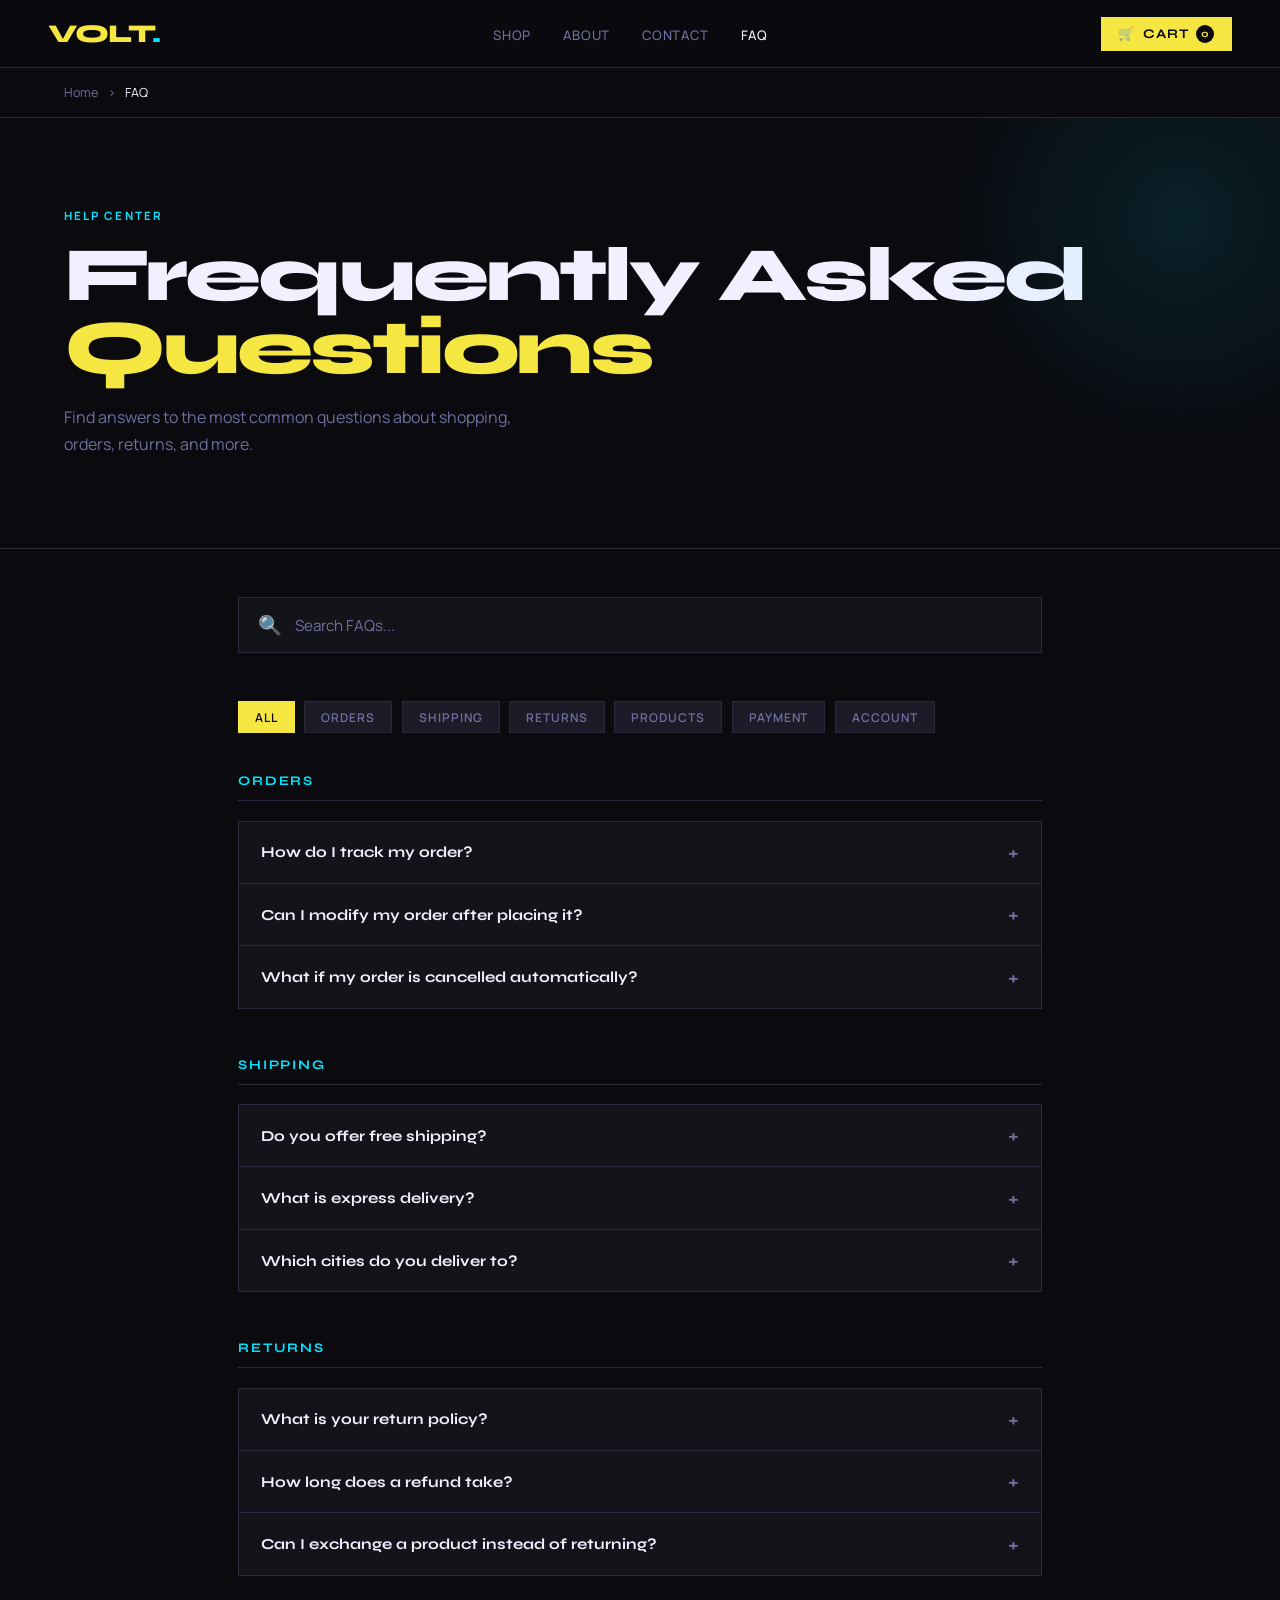
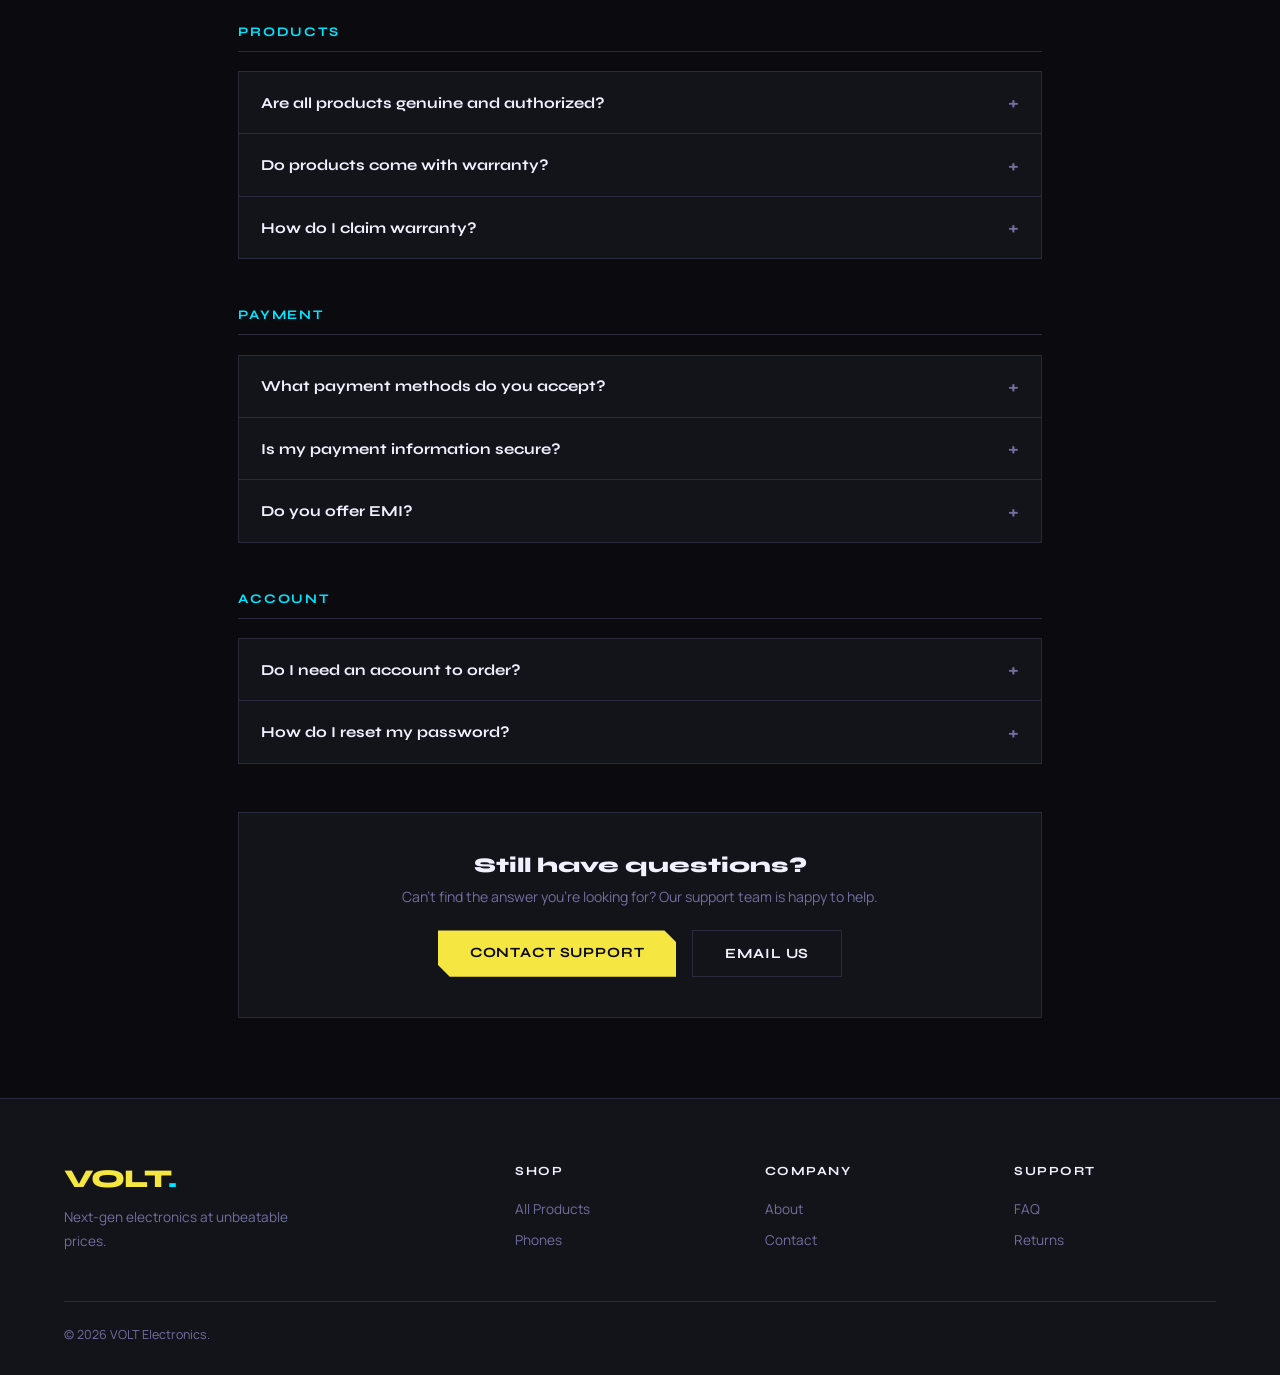
<file: faq.html>
<!DOCTYPE html>
<html lang="en">
<head>
  <!-- Google Tag Manager -->
<script>(function(w,d,s,l,i){w[l]=w[l]||[];w[l].push({'gtm.start':
new Date().getTime(),event:'gtm.js'});var f=d.getElementsByTagName(s)[0],
j=d.createElement(s),dl=l!='dataLayer'?'&l='+l:'';j.async=true;j.src=
'https://www.googletagmanager.com/gtm.js?id='+i+dl;f.parentNode.insertBefore(j,f);
})(window,document,'script','dataLayer','GTM-T4STKLGX');</script>
<!-- End Google Tag Manager -->
  <!-- Google tag (gtag.js) -->
<script async src="https://www.googletagmanager.com/gtag/js?id=G-F7G70VPWSE"></script>
<script>
  window.dataLayer = window.dataLayer || [];
  function gtag(){dataLayer.push(arguments);}
  gtag('js', new Date());

  gtag('config', 'G-F7G70VPWSE');
</script>
<meta charset="UTF-8"/><meta name="viewport" content="width=device-width,initial-scale=1.0"/>
<title>FAQ — VOLT Electronics</title>
<link rel="stylesheet" href="shared.css"/>
<style>
.faq-layout{max-width:900px;margin:0 auto;padding:3rem clamp(1rem,5vw,3rem) 5rem}
.faq-search{display:flex;align-items:center;gap:0.8rem;background:var(--surface);border:1px solid var(--border);padding:0.9rem 1.2rem;margin-bottom:3rem;transition:border-color 0.2s}
.faq-search:focus-within{border-color:var(--cyan)}
.faq-search span{font-size:1.2rem;flex-shrink:0}
.faq-search input{background:none;border:none;outline:none;color:var(--text);font-family:var(--body);font-size:0.95rem;flex:1}
.faq-search input::placeholder{color:var(--muted)}
.faq-cats{display:flex;gap:0.6rem;flex-wrap:wrap;margin-bottom:2.5rem}
.faq-cat{background:var(--surface2);border:1px solid var(--border);color:var(--muted);padding:0.4rem 1rem;font-size:0.75rem;font-weight:600;letter-spacing:0.08em;text-transform:uppercase;cursor:pointer;transition:all 0.2s;font-family:var(--body)}
.faq-cat:hover,.faq-cat.active{background:var(--yellow);border-color:var(--yellow);color:#0a0a0f}
.faq-group{margin-bottom:3rem}
.faq-group-title{font-family:var(--display);font-size:0.82rem;font-weight:700;letter-spacing:0.14em;text-transform:uppercase;color:var(--cyan);margin-bottom:1.2rem;padding-bottom:0.7rem;border-bottom:1px solid var(--border)}
.faq-item{border:1px solid var(--border);border-top:none;overflow:hidden;transition:border-color 0.2s}
.faq-item:first-of-type{border-top:1px solid var(--border)}
.faq-item.open{border-color:rgba(0,229,255,0.3)}
.faq-q{display:flex;align-items:center;justify-content:space-between;padding:1.2rem 1.4rem;cursor:pointer;font-family:var(--display);font-size:0.95rem;font-weight:700;background:var(--surface);transition:background 0.2s;gap:1rem;user-select:none}
.faq-q:hover{background:var(--surface2)}
.faq-arrow{font-size:1.2rem;color:var(--muted);transition:transform 0.3s;flex-shrink:0}
.faq-item.open .faq-arrow{transform:rotate(45deg);color:var(--cyan)}
.faq-a{max-height:0;overflow:hidden;transition:max-height 0.35s ease,padding 0.35s ease;background:var(--surface2)}
.faq-item.open .faq-a{max-height:400px}
.faq-a-inner{padding:1.2rem 1.4rem;font-size:0.88rem;color:var(--muted);line-height:1.8}
.faq-a-inner a{color:var(--cyan);text-decoration:none}
.faq-a-inner a:hover{text-decoration:underline}
.no-results{text-align:center;padding:3rem;color:var(--muted);font-family:var(--display);font-size:1rem}
/* CTA */
.faq-cta{background:var(--surface);border:1px solid var(--border);padding:2.5rem;text-align:center;margin-top:3rem}
.faq-cta h3{font-family:var(--display);font-size:1.3rem;font-weight:800;margin-bottom:0.6rem}
.faq-cta p{color:var(--muted);font-size:0.88rem;margin-bottom:1.5rem}
.faq-cta-btns{display:flex;justify-content:center;gap:1rem;flex-wrap:wrap}
</style>
</head>
<body>
  <!-- Google Tag Manager (noscript) -->
<noscript><iframe src="https://www.googletagmanager.com/ns.html?id=GTM-T4STKLGX"
height="0" width="0" style="display:none;visibility:hidden"></iframe></noscript>
<!-- End Google Tag Manager (noscript) -->
<nav>
  <a class="logo" href="index.html">VOLT<span>.</span></a>
  <ul class="nav-links">
    <li><a href="shop.html">Shop</a></li>
    <li><a href="about.html">About</a></li>
    <li><a href="contact.html">Contact</a></li>
    <li><a href="faq.html" class="active">FAQ</a></li>
  </ul>
  <div class="nav-right">
    <a href="cart.html" class="cart-btn"><span>🛒</span><span class="cart-label">Cart</span><span class="cart-count">0</span></a>
  </div>
  <button class="hamburger" id="hamburger"><span></span><span></span><span></span></button>
</nav>
<div class="mobile-menu" id="mobileMenu">
  <a href="index.html">Home</a><a href="shop.html">Shop</a><a href="faq.html">FAQ</a><a href="contact.html">Contact</a><a href="cart.html">Cart (<span class="mob-cart-count">0</span>)</a>
</div>

<div class="breadcrumb"><a href="index.html">Home</a> › <span>FAQ</span></div>

<div class="page-hero">
  <p class="page-hero-tag">Help Center</p>
  <h1 class="page-hero-title">Frequently Asked <span>Questions</span></h1>
  <p class="page-hero-sub">Find answers to the most common questions about shopping, orders, returns, and more.</p>
</div>

<div class="faq-layout">
  <div class="faq-search"><span>🔍</span><input type="text" placeholder="Search FAQs..." id="faq-search-input" oninput="filterFAQs(this.value)"/></div>
  <div class="faq-cats">
    <button class="faq-cat active" onclick="setFaqCat('all',this)">All</button>
    <button class="faq-cat" onclick="setFaqCat('orders',this)">Orders</button>
    <button class="faq-cat" onclick="setFaqCat('shipping',this)">Shipping</button>
    <button class="faq-cat" onclick="setFaqCat('returns',this)">Returns</button>
    <button class="faq-cat" onclick="setFaqCat('products',this)">Products</button>
    <button class="faq-cat" onclick="setFaqCat('payment',this)">Payment</button>
    <button class="faq-cat" onclick="setFaqCat('account',this)">Account</button>
  </div>
  <div id="faq-container"></div>
  <div class="faq-cta">
    <h3>Still have questions?</h3>
    <p>Can't find the answer you're looking for? Our support team is happy to help.</p>
    <div class="faq-cta-btns">
      <a href="contact.html" class="btn-primary">Contact Support</a>
      <a href="mailto:support@voltelectronics.in" class="btn-outline">Email Us</a>
    </div>
  </div>
</div>

<footer>
  <div class="footer-grid">
    <div><a class="logo" href="index.html">VOLT<span>.</span></a><p class="footer-brand-desc">Next-gen electronics at unbeatable prices.</p></div>
    <div class="footer-col"><h4>Shop</h4><ul><li><a href="shop.html">All Products</a></li><li><a href="shop.html?cat=Phones">Phones</a></li></ul></div>
    <div class="footer-col"><h4>Company</h4><ul><li><a href="about.html">About</a></li><li><a href="contact.html">Contact</a></li></ul></div>
    <div class="footer-col"><h4>Support</h4><ul><li><a href="faq.html">FAQ</a></li><li><a href="#">Returns</a></li></ul></div>
  </div>
  <div class="footer-bottom"><p>© 2026 VOLT Electronics.</p></div>
</footer>

<script src="shared.js"></script>
<script>
const faqs = [
  {cat:'orders', q:'How do I track my order?', a:'Once your order is dispatched, you\'ll receive an email and SMS with a tracking link. You can also log in to your VOLT account and check "My Orders" for live status.'},
  {cat:'orders', q:'Can I modify my order after placing it?', a:'Orders can be modified within 1 hour of placement. Contact our support via live chat or call +91 8008 001 234 immediately.'},
  {cat:'orders', q:'What if my order is cancelled automatically?', a:'This usually happens due to payment failure or stock going out. You will receive a full refund within 2–5 business days. Contact us if you have questions.'},
  {cat:'shipping', q:'Do you offer free shipping?', a:'Yes! All orders above ₹999 qualify for free standard delivery (3–5 business days). Orders below that carry a ₹99 flat fee.'},
  {cat:'shipping', q:'What is express delivery?', a:'Express delivery costs ₹199 and delivers within 24–48 hours in most major cities. Available at checkout.'},
  {cat:'shipping', q:'Which cities do you deliver to?', a:'We currently deliver to 28 cities including Hyderabad, Bangalore, Mumbai, Delhi, Chennai, Pune, Kolkata, and more. Enter your PIN at checkout to check availability.'},
  {cat:'returns', q:'What is your return policy?', a:'We offer a 30-day hassle-free return policy. Products must be unused, in original packaging, with all accessories and invoice included. Free pickup from your door.'},
  {cat:'returns', q:'How long does a refund take?', a:'Once we receive and inspect the returned item (usually 2–3 days), the refund is processed within 5–7 business days to your original payment method.'},
  {cat:'returns', q:'Can I exchange a product instead of returning?', a:'Yes! Contact our support within 7 days for an exchange. We\'ll arrange pickup and delivery simultaneously.'},
  {cat:'products', q:'Are all products genuine and authorized?', a:'100%. VOLT is an authorized reseller for Apple, Samsung, Sony, Dell, Logitech, and all other brands we carry. Every product comes with official manufacturer warranty.'},
  {cat:'products', q:'Do products come with warranty?', a:'Yes. All products come with full manufacturer warranty. For example, Apple products have 1-year AppleCare, Samsung has 1-year warranty, etc.'},
  {cat:'products', q:'How do I claim warranty?', a:'Contact the manufacturer\'s service center directly with your invoice (which we email you after purchase). You can also visit VOLT\'s support page for help.'},
  {cat:'payment', q:'What payment methods do you accept?', a:'We accept all major credit/debit cards (Visa, Mastercard, Amex), UPI (GPay, PhonePe, Paytm), Net Banking, and EMI via partner banks.'},
  {cat:'payment', q:'Is my payment information secure?', a:'Yes. We use 256-bit SSL encryption and never store card details. All payments are processed through PCI-DSS compliant payment gateways.'},
  {cat:'payment', q:'Do you offer EMI?', a:'Yes! Zero-cost EMI is available on orders above ₹5,000 with HDFC, ICICI, SBI, Axis, and Kotak credit cards. Select at checkout.'},
  {cat:'account', q:'Do I need an account to order?', a:'No, you can checkout as a guest. But creating an account lets you track orders, view history, get exclusive deals, and easier returns.'},
  {cat:'account', q:'How do I reset my password?', a:'Click "Forgot Password" on the login page. We\'ll send a reset link to your registered email within 2 minutes.'},
];

let currentCat = 'all';

function renderFAQs(items) {
  const container = document.getElementById('faq-container');
  if (!items.length) { container.innerHTML = '<div class="no-results">No results found. Try a different keyword or <a href="contact.html" style="color:var(--cyan)">contact us</a>.</div>'; return; }
  const groups = {};
  items.forEach(f => { if (!groups[f.cat]) groups[f.cat] = []; groups[f.cat].push(f); });
  container.innerHTML = Object.entries(groups).map(([cat, items]) =>
    `<div class="faq-group">
      <p class="faq-group-title">${cat.charAt(0).toUpperCase()+cat.slice(1)}</p>
      ${items.map((f,i) => `
        <div class="faq-item" id="faq-${cat}-${i}">
          <div class="faq-q" onclick="toggleFAQ('faq-${cat}-${i}')">
            <span>${f.q}</span><span class="faq-arrow">+</span>
          </div>
          <div class="faq-a"><div class="faq-a-inner">${f.a}</div></div>
        </div>`).join('')}
    </div>`).join('');
}

function toggleFAQ(id) {
  const item = document.getElementById(id);
  const wasOpen = item.classList.contains('open');
  document.querySelectorAll('.faq-item.open').forEach(el => el.classList.remove('open'));
  if (!wasOpen) item.classList.add('open');
}

function setFaqCat(cat, btn) {
  currentCat = cat;
  document.querySelectorAll('.faq-cat').forEach(b => b.classList.remove('active'));
  btn.classList.add('active');
  const filtered = cat === 'all' ? faqs : faqs.filter(f => f.cat === cat);
  renderFAQs(filtered);
}

function filterFAQs(q) {
  const lower = q.toLowerCase();
  const base = currentCat === 'all' ? faqs : faqs.filter(f => f.cat === currentCat);
  const filtered = !q ? base : base.filter(f => f.q.toLowerCase().includes(lower) || f.a.toLowerCase().includes(lower));
  renderFAQs(filtered);
}

renderFAQs(faqs);
</script>
</body>
</html>
</file>
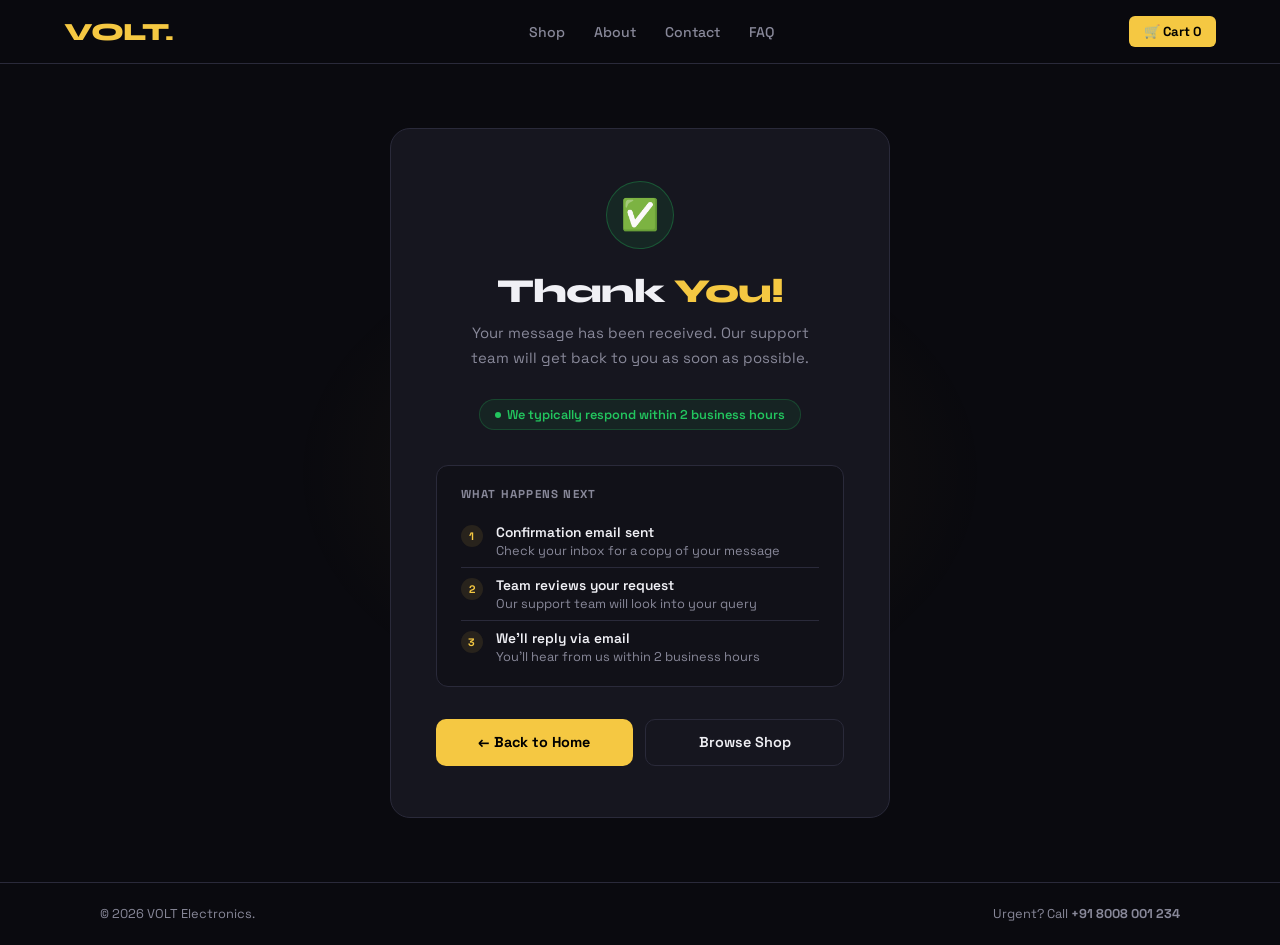
<file: thank you.html>
<!DOCTYPE html>
<html lang="en">
<head>
   <!-- Google Tag Manager -->
<script>(function(w,d,s,l,i){w[l]=w[l]||[];w[l].push({'gtm.start':
new Date().getTime(),event:'gtm.js'});var f=d.getElementsByTagName(s)[0],
j=d.createElement(s),dl=l!='dataLayer'?'&l='+l:'';j.async=true;j.src=
'https://www.googletagmanager.com/gtm.js?id='+i+dl;f.parentNode.insertBefore(j,f);
})(window,document,'script','dataLayer','GTM-T4STKLGX');</script>
<!-- End Google Tag Manager -->
  <!-- Google tag (gtag.js) -->
<script async src="https://www.googletagmanager.com/gtag/js?id=G-F7G70VPWSE"></script>
<script>
  window.dataLayer = window.dataLayer || [];
  function gtag(){dataLayer.push(arguments);}
  gtag('js', new Date());

  gtag('config', 'G-F7G70VPWSE');
</script>
  
  <meta charset="UTF-8" />
  <meta name="viewport" content="width=device-width, initial-scale=1.0"/>
  <title>Thank You — VOLT Electronics</title>

  <!-- ░░ REPLACE GTM-XXXXXXX WITH YOUR ACTUAL GTM ID ░░ -->
  <script>(function(w,d,s,l,i){w[l]=w[l]||[];w[l].push({'gtm.start':
  new Date().getTime(),event:'gtm.js'});var f=d.getElementsByTagName(s)[0],
  j=d.createElement(s),dl=l!='dataLayer'?'&l='+l:'';j.async=true;j.src=
  'https://www.googletagmanager.com/gtm.js?id='+i+dl;f.parentNode.insertBefore(j,f);
  })(window,document,'script','dataLayer','GTM-XXXXXXX');</script>

  <link rel="preconnect" href="https://fonts.googleapis.com" />
  <link href="https://fonts.googleapis.com/css2?family=Space+Grotesk:wght@400;500;600;700&family=Syne:wght@700;800&display=swap" rel="stylesheet"/>

  <style>
    *, *::before, *::after { box-sizing: border-box; margin: 0; padding: 0; }

    :root {
      --bg:      #0a0a0f;
      --surface: #111118;
      --card:    #16161f;
      --border:  #2a2a3a;
      --accent:  #f5c842;
      --text:    #f0f0f5;
      --muted:   #888899;
      --green:   #22c55e;
    }

    body {
      font-family: 'Space Grotesk', sans-serif;
      background: var(--bg);
      color: var(--text);
      min-height: 100vh;
      display: flex; flex-direction: column;
    }

    a { color: inherit; text-decoration: none; }

    /* NAV */
    .site-nav {
      display: flex; align-items: center; justify-content: space-between;
      padding: 1rem 5%;
      background: rgba(10,10,15,0.96);
      backdrop-filter: blur(14px);
      border-bottom: 1px solid var(--border);
    }
    .nav-logo {
      font-family: 'Syne', sans-serif;
      font-size: 1.55rem; font-weight: 800;
      color: var(--accent); letter-spacing: -0.5px;
    }
    .nav-links { display: flex; gap: 1.8rem; list-style: none; }
    .nav-links a { font-size: .88rem; font-weight: 500; color: var(--muted); transition: color .2s; }
    .nav-links a:hover { color: var(--text); }
    .nav-cart {
      background: var(--accent); color: #000;
      font-weight: 700; font-size: .82rem;
      padding: .45rem .9rem; border-radius: 6px;
    }

    /* MAIN */
    main {
      flex: 1;
      display: flex; align-items: center; justify-content: center;
      padding: 4rem 5%;
      position: relative; overflow: hidden;
    }
    main::before {
      content: '';
      position: absolute; top: 50%; left: 50%;
      transform: translate(-50%, -50%);
      width: 700px; height: 500px;
      background: radial-gradient(ellipse, rgba(245,200,66,.07) 0%, transparent 70%);
      pointer-events: none;
    }

    /* CARD */
    .card {
      background: var(--card);
      border: 1px solid var(--border);
      border-radius: 20px;
      padding: 3.2rem 2.8rem;
      max-width: 500px; width: 100%;
      text-align: center;
      animation: up .4s ease forwards;
    }
    @keyframes up {
      from { opacity: 0; transform: translateY(22px); }
      to   { opacity: 1; transform: translateY(0); }
    }

    /* CHECK */
    .check {
      width: 68px; height: 68px;
      background: rgba(34,197,94,.1);
      border: 1.5px solid rgba(34,197,94,.3);
      border-radius: 50%;
      display: flex; align-items: center; justify-content: center;
      font-size: 1.9rem;
      margin: 0 auto 1.4rem;
      animation: pop .4s .1s ease backwards;
    }
    @keyframes pop {
      from { transform: scale(.55); opacity: 0; }
      to   { transform: scale(1);   opacity: 1; }
    }

    h1 {
      font-family: 'Syne', sans-serif;
      font-size: 2.1rem; font-weight: 800;
      letter-spacing: -1px; margin-bottom: .55rem;
    }
    h1 span { color: var(--accent); }

    .subtitle {
      color: var(--muted); font-size: .93rem; line-height: 1.7;
      max-width: 370px; margin: 0 auto 1.8rem;
    }

    /* BADGE */
    .badge {
      display: inline-flex; align-items: center; gap: .4rem;
      background: rgba(34,197,94,.08);
      border: 1px solid rgba(34,197,94,.22);
      color: var(--green);
      border-radius: 20px; padding: .38rem .9rem;
      font-size: .8rem; font-weight: 600;
      margin-bottom: 2.2rem;
    }
    .dot {
      width: 6px; height: 6px;
      background: var(--green); border-radius: 50%;
      animation: blink 2s infinite;
    }
    @keyframes blink { 0%,100%{opacity:1} 50%{opacity:.2} }

    /* STEPS */
    .steps {
      background: var(--surface);
      border: 1px solid var(--border);
      border-radius: 12px;
      padding: 1.3rem 1.5rem;
      margin-bottom: 2rem;
      text-align: left;
    }
    .steps-label {
      font-size: .72rem; text-transform: uppercase;
      letter-spacing: 1.2px; color: var(--muted); font-weight: 700;
      margin-bottom: .85rem;
    }
    .step {
      display: flex; align-items: flex-start; gap: .85rem;
      padding: .5rem 0; border-bottom: 1px solid var(--border);
      font-size: .86rem;
    }
    .step:last-child { border-bottom: none; padding-bottom: 0; }
    .step-num {
      width: 22px; height: 22px; flex-shrink: 0;
      background: rgba(245,200,66,.1); color: var(--accent);
      border-radius: 50%;
      display: flex; align-items: center; justify-content: center;
      font-size: .68rem; font-weight: 800;
      margin-top: 2px;
    }
    .step strong { display: block; font-weight: 600; }
    .step span { color: var(--muted); font-size: .8rem; }

    /* BUTTONS */
    .btns { display: flex; gap: .75rem; }
    .btn-y {
      flex: 1;
      background: var(--accent); color: #000;
      font-family: 'Space Grotesk', sans-serif;
      font-size: .9rem; font-weight: 700;
      border: none; border-radius: 10px;
      padding: .85rem; cursor: pointer;
      transition: transform .15s, box-shadow .15s;
      display: flex; align-items: center; justify-content: center;
    }
    .btn-y:hover { transform: translateY(-2px); box-shadow: 0 8px 20px rgba(245,200,66,.25); }
    .btn-g {
      flex: 1;
      background: transparent; color: var(--text);
      font-family: 'Space Grotesk', sans-serif;
      font-size: .9rem; font-weight: 600;
      border: 1.5px solid var(--border); border-radius: 10px;
      padding: .85rem;
      display: flex; align-items: center; justify-content: center;
      transition: border-color .2s, color .2s;
    }
    .btn-g:hover { border-color: var(--accent); color: var(--accent); }

    /* FOOTER */
    .site-footer {
      border-top: 1px solid var(--border);
      padding: 1.4rem 5%;
    }
    .footer-inner {
      max-width: 1080px; margin: 0 auto;
      display: flex; justify-content: space-between; align-items: center;
      font-size: .8rem; color: var(--muted);
    }

    @media (max-width: 600px) {
      .card { padding: 2.2rem 1.4rem; }
      h1 { font-size: 1.75rem; }
      .btns { flex-direction: column; }
      .nav-links { display: none; }
      .footer-inner { flex-direction: column; gap: .4rem; text-align: center; }
    }
  </style>
</head>
<body>
   <!-- Google Tag Manager (noscript) -->
<noscript><iframe src="https://www.googletagmanager.com/ns.html?id=GTM-T4STKLGX"
height="0" width="0" style="display:none;visibility:hidden"></iframe></noscript>
<!-- End Google Tag Manager (noscript) -->

<!-- GTM noscript — replace GTM-XXXXXXX -->
<noscript><iframe src="https://www.googletagmanager.com/ns.html?id=GTM-XXXXXXX"
height="0" width="0" style="display:none;visibility:hidden"></iframe></noscript>

<!-- NAV -->
<nav class="site-nav">
  <a href="index.html" class="nav-logo">VOLT.</a>
  <ul class="nav-links">
    <li><a href="shop.html">Shop</a></li>
    <li><a href="about.html">About</a></li>
    <li><a href="contact.html">Contact</a></li>
    <li><a href="faq.html">FAQ</a></li>
  </ul>
  <a href="cart.html" class="nav-cart">🛒 Cart 0</a>
</nav>

<!-- MAIN -->
<main>
  <div class="card">

    <div class="check">✅</div>

    <h1>Thank <span>You!</span></h1>

    <p class="subtitle">
      Your message has been received. Our support team will get back to you as soon as possible.
    </p>

    <div class="badge">
      <span class="dot"></span>
      We typically respond within 2 business hours
    </div>

    <div class="steps">
      <p class="steps-label">What happens next</p>
      <div class="step">
        <div class="step-num">1</div>
        <div>
          <strong>Confirmation email sent</strong>
          <span>Check your inbox for a copy of your message</span>
        </div>
      </div>
      <div class="step">
        <div class="step-num">2</div>
        <div>
          <strong>Team reviews your request</strong>
          <span>Our support team will look into your query</span>
        </div>
      </div>
      <div class="step">
        <div class="step-num">3</div>
        <div>
          <strong>We'll reply via email</strong>
          <span>You'll hear from us within 2 business hours</span>
        </div>
      </div>
    </div>

    <div class="btns">
      <a href="index.html" class="btn-y">← Back to Home</a>
      <a href="shop.html" class="btn-g">Browse Shop</a>
    </div>

  </div>
</main>

<!-- FOOTER -->
<footer class="site-footer">
  <div class="footer-inner">
    <span>© 2026 VOLT Electronics.</span>
    <span>Urgent? Call <strong>+91 8008 001 234</strong></span>
  </div>
</footer>

</body>
</html>
</file>
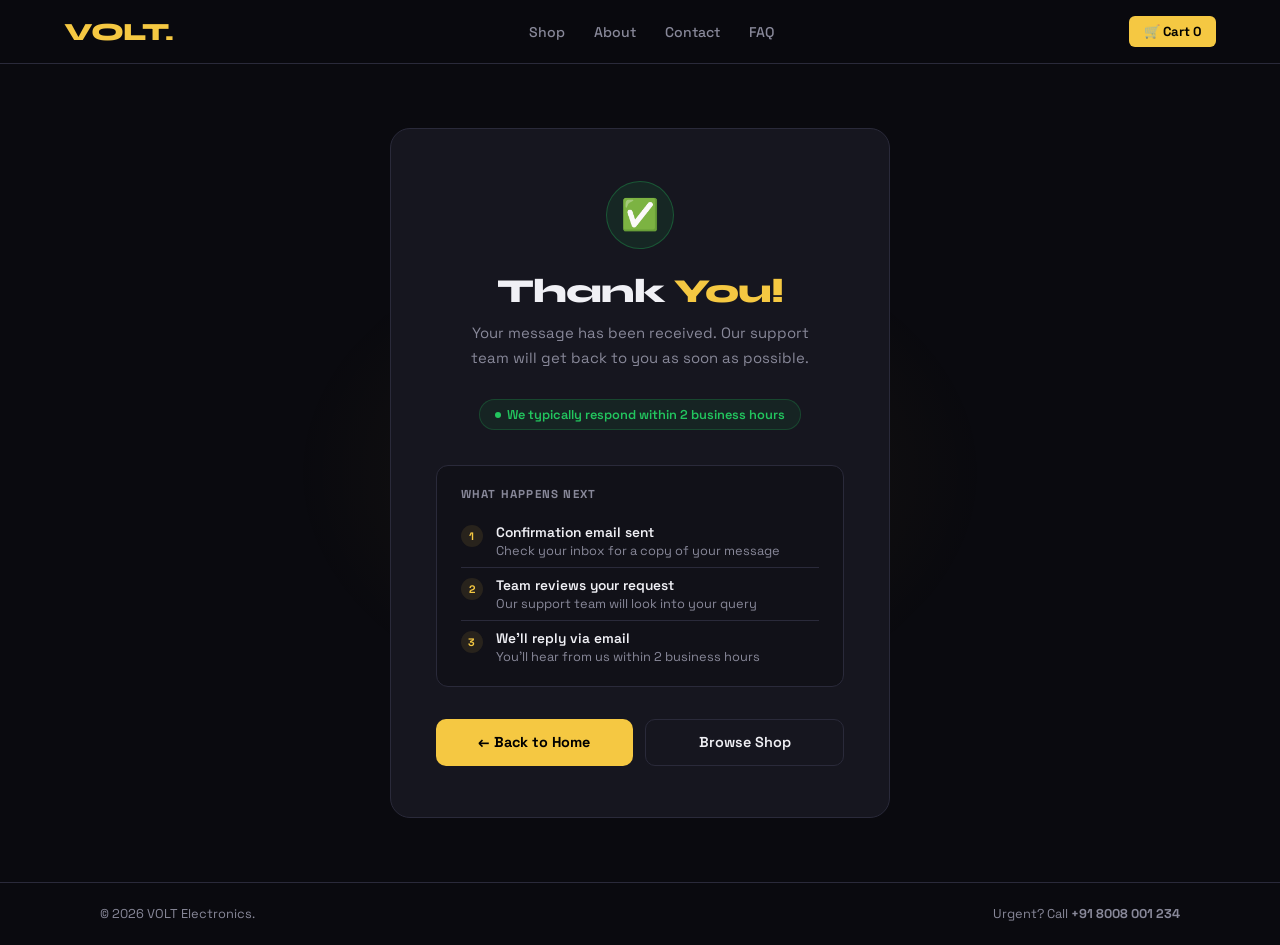
<file: thankyou.html>
<!DOCTYPE html>
<html lang="en">
<head>
  <!-- Google Tag Manager -->
  <script>(function(w,d,s,l,i){w[l]=w[l]||[];w[l].push({'gtm.start':
  new Date().getTime(),event:'gtm.js'});var f=d.getElementsByTagName(s)[0],
  j=d.createElement(s),dl=l!='dataLayer'?'&l='+l:'';j.async=true;j.src=
  'https://www.googletagmanager.com/gtm.js?id='+i+dl;f.parentNode.insertBefore(j,f);
  })(window,document,'script','dataLayer','GTM-T4STKLGX');</script>
  <!-- End Google Tag Manager -->

  <!-- Google Analytics -->
  <script async src="https://www.googletagmanager.com/gtag/js?id=G-F7G70VPWSE"></script>
  <script>
    window.dataLayer = window.dataLayer || [];
    function gtag(){dataLayer.push(arguments);}
    gtag('js', new Date());
    gtag('config', 'G-F7G70VPWSE');
  </script>
  <!-- End Google Analytics -->

  <meta charset="UTF-8" />
  <meta name="viewport" content="width=device-width, initial-scale=1.0"/>
  <title>Thank You — VOLT Electronics</title>

  <link rel="preconnect" href="https://fonts.googleapis.com" />
  <link href="https://fonts.googleapis.com/css2?family=Space+Grotesk:wght@400;500;600;700&family=Syne:wght@700;800&display=swap" rel="stylesheet"/>

  <style>
    *, *::before, *::after { box-sizing: border-box; margin: 0; padding: 0; }

    :root {
      --bg:      #0a0a0f;
      --surface: #111118;
      --card:    #16161f;
      --border:  #2a2a3a;
      --accent:  #f5c842;
      --text:    #f0f0f5;
      --muted:   #888899;
      --green:   #22c55e;
    }

    body {
      font-family: 'Space Grotesk', sans-serif;
      background: var(--bg);
      color: var(--text);
      min-height: 100vh;
      display: flex; flex-direction: column;
    }

    a { color: inherit; text-decoration: none; }

    /* NAV */
    .site-nav {
      display: flex; align-items: center; justify-content: space-between;
      padding: 1rem 5%;
      background: rgba(10,10,15,0.96);
      backdrop-filter: blur(14px);
      border-bottom: 1px solid var(--border);
    }
    .nav-logo {
      font-family: 'Syne', sans-serif;
      font-size: 1.55rem; font-weight: 800;
      color: var(--accent); letter-spacing: -0.5px;
    }
    .nav-links { display: flex; gap: 1.8rem; list-style: none; }
    .nav-links a { font-size: .88rem; font-weight: 500; color: var(--muted); transition: color .2s; }
    .nav-links a:hover { color: var(--text); }
    .nav-cart {
      background: var(--accent); color: #000;
      font-weight: 700; font-size: .82rem;
      padding: .45rem .9rem; border-radius: 6px;
    }

    /* MAIN */
    main {
      flex: 1;
      display: flex; align-items: center; justify-content: center;
      padding: 4rem 5%;
      position: relative; overflow: hidden;
    }
    main::before {
      content: '';
      position: absolute; top: 50%; left: 50%;
      transform: translate(-50%, -50%);
      width: 700px; height: 500px;
      background: radial-gradient(ellipse, rgba(245,200,66,.07) 0%, transparent 70%);
      pointer-events: none;
    }

    /* CARD */
    .card {
      background: var(--card);
      border: 1px solid var(--border);
      border-radius: 20px;
      padding: 3.2rem 2.8rem;
      max-width: 500px; width: 100%;
      text-align: center;
      animation: up .4s ease forwards;
    }
    @keyframes up {
      from { opacity: 0; transform: translateY(22px); }
      to   { opacity: 1; transform: translateY(0); }
    }

    .check {
      width: 68px; height: 68px;
      background: rgba(34,197,94,.1);
      border: 1.5px solid rgba(34,197,94,.3);
      border-radius: 50%;
      display: flex; align-items: center; justify-content: center;
      font-size: 1.9rem;
      margin: 0 auto 1.4rem;
      animation: pop .4s .1s ease backwards;
    }
    @keyframes pop {
      from { transform: scale(.55); opacity: 0; }
      to   { transform: scale(1);   opacity: 1; }
    }

    h1 {
      font-family: 'Syne', sans-serif;
      font-size: 2.1rem; font-weight: 800;
      letter-spacing: -1px; margin-bottom: .55rem;
    }
    h1 span { color: var(--accent); }

    .subtitle {
      color: var(--muted); font-size: .93rem; line-height: 1.7;
      max-width: 370px; margin: 0 auto 1.8rem;
    }

    .badge {
      display: inline-flex; align-items: center; gap: .4rem;
      background: rgba(34,197,94,.08);
      border: 1px solid rgba(34,197,94,.22);
      color: var(--green);
      border-radius: 20px; padding: .38rem .9rem;
      font-size: .8rem; font-weight: 600;
      margin-bottom: 2.2rem;
    }
    .dot {
      width: 6px; height: 6px;
      background: var(--green); border-radius: 50%;
      animation: blink 2s infinite;
    }
    @keyframes blink { 0%,100%{opacity:1} 50%{opacity:.2} }

    .steps {
      background: var(--surface);
      border: 1px solid var(--border);
      border-radius: 12px;
      padding: 1.3rem 1.5rem;
      margin-bottom: 2rem;
      text-align: left;
    }
    .steps-label {
      font-size: .72rem; text-transform: uppercase;
      letter-spacing: 1.2px; color: var(--muted); font-weight: 700;
      margin-bottom: .85rem;
    }
    .step {
      display: flex; align-items: flex-start; gap: .85rem;
      padding: .5rem 0; border-bottom: 1px solid var(--border);
      font-size: .86rem;
    }
    .step:last-child { border-bottom: none; padding-bottom: 0; }
    .step-num {
      width: 22px; height: 22px; flex-shrink: 0;
      background: rgba(245,200,66,.1); color: var(--accent);
      border-radius: 50%;
      display: flex; align-items: center; justify-content: center;
      font-size: .68rem; font-weight: 800;
      margin-top: 2px;
    }
    .step strong { display: block; font-weight: 600; }
    .step span { color: var(--muted); font-size: .8rem; }

    .btns { display: flex; gap: .75rem; }
    .btn-y {
      flex: 1;
      background: var(--accent); color: #000;
      font-family: 'Space Grotesk', sans-serif;
      font-size: .9rem; font-weight: 700;
      border: none; border-radius: 10px;
      padding: .85rem; cursor: pointer;
      transition: transform .15s, box-shadow .15s;
      display: flex; align-items: center; justify-content: center;
    }
    .btn-y:hover { transform: translateY(-2px); box-shadow: 0 8px 20px rgba(245,200,66,.25); }
    .btn-g {
      flex: 1;
      background: transparent; color: var(--text);
      font-family: 'Space Grotesk', sans-serif;
      font-size: .9rem; font-weight: 600;
      border: 1.5px solid var(--border); border-radius: 10px;
      padding: .85rem;
      display: flex; align-items: center; justify-content: center;
      transition: border-color .2s, color .2s;
    }
    .btn-g:hover { border-color: var(--accent); color: var(--accent); }

    .site-footer {
      border-top: 1px solid var(--border);
      padding: 1.4rem 5%;
    }
    .footer-inner {
      max-width: 1080px; margin: 0 auto;
      display: flex; justify-content: space-between; align-items: center;
      font-size: .8rem; color: var(--muted);
    }

    @media (max-width: 600px) {
      .card { padding: 2.2rem 1.4rem; }
      h1 { font-size: 1.75rem; }
      .btns { flex-direction: column; }
      .nav-links { display: none; }
      .footer-inner { flex-direction: column; gap: .4rem; text-align: center; }
    }
  </style>
</head>
<body>

  <!-- Google Tag Manager (noscript) -->
  <noscript><iframe src="https://www.googletagmanager.com/ns.html?id=GTM-T4STKLGX"
  height="0" width="0" style="display:none;visibility:hidden"></iframe></noscript>
  <!-- End Google Tag Manager (noscript) -->

  <!-- NAV -->
  <nav class="site-nav">
    <a href="index.html" class="nav-logo">VOLT.</a>
    <ul class="nav-links">
      <li><a href="shop.html">Shop</a></li>
      <li><a href="about.html">About</a></li>
      <li><a href="contact.html">Contact</a></li>
      <li><a href="faq.html">FAQ</a></li>
    </ul>
    <a href="cart.html" class="nav-cart">🛒 Cart 0</a>
  </nav>

  <!-- MAIN -->
  <main>
    <div class="card">

      <div class="check">✅</div>

      <h1>Thank <span>You!</span></h1>

      <p class="subtitle">
        Your message has been received. Our support team will get back to you as soon as possible.
      </p>

      <div class="badge">
        <span class="dot"></span>
        We typically respond within 2 business hours
      </div>

      <div class="steps">
        <p class="steps-label">What happens next</p>
        <div class="step">
          <div class="step-num">1</div>
          <div>
            <strong>Confirmation email sent</strong>
            <span>Check your inbox for a copy of your message</span>
          </div>
        </div>
        <div class="step">
          <div class="step-num">2</div>
          <div>
            <strong>Team reviews your request</strong>
            <span>Our support team will look into your query</span>
          </div>
        </div>
        <div class="step">
          <div class="step-num">3</div>
          <div>
            <strong>We'll reply via email</strong>
            <span>You'll hear from us within 2 business hours</span>
          </div>
        </div>
      </div>

      <div class="btns">
        <a href="index.html" class="btn-y">← Back to Home</a>
        <a href="shop.html" class="btn-g">Browse Shop</a>
      </div>

    </div>
  </main>

  <!-- FOOTER -->
  <footer class="site-footer">
    <div class="footer-inner">
      <span>© 2026 VOLT Electronics.</span>
      <span>Urgent? Call <strong>+91 8008 001 234</strong></span>
    </div>
  </footer>

</body>
</html>
</file>
<file: shared.css>
@import url('https://fonts.googleapis.com/css2?family=Syne:wght@400;600;700;800&family=Manrope:wght@300;400;500;600&display=swap');

*,*::before,*::after{box-sizing:border-box;margin:0;padding:0}
:root{
  --bg:#0a0a0f; --surface:#13131a; --surface2:#1c1c28; --border:#2a2a3a;
  --text:#f0f0ff; --muted:#7070a0;
  --yellow:#f5e642; --cyan:#00e5ff; --pink:#ff2d78; --green:#00ff9d; --orange:#ff6b35;
  --display:'Syne',sans-serif; --body:'Manrope',sans-serif;
}
html{scroll-behavior:smooth}
body{background:var(--bg);color:var(--text);font-family:var(--body);font-weight:400;-webkit-font-smoothing:antialiased;overflow-x:hidden}
::-webkit-scrollbar{width:5px}
::-webkit-scrollbar-track{background:var(--bg)}
::-webkit-scrollbar-thumb{background:var(--border);border-radius:3px}
a{text-decoration:none;color:inherit}
img{max-width:100%;display:block}

/* NAV */
nav{position:sticky;top:0;z-index:200;background:rgba(10,10,15,0.92);backdrop-filter:blur(20px);border-bottom:1px solid var(--border);padding:0 clamp(1rem,4vw,3rem);display:flex;align-items:center;justify-content:space-between;height:68px}
.logo{font-family:var(--display);font-size:1.6rem;font-weight:800;color:var(--yellow);letter-spacing:-0.03em}
.logo span{color:var(--cyan)}
.nav-links{display:flex;gap:2rem;list-style:none}
.nav-links a{font-size:0.82rem;font-weight:500;letter-spacing:0.06em;text-transform:uppercase;color:var(--muted);transition:color 0.2s}
.nav-links a:hover,.nav-links a.active{color:var(--text)}
.nav-right{display:flex;align-items:center;gap:1rem}
.search-box{display:flex;align-items:center;gap:0.5rem;background:var(--surface2);border:1px solid var(--border);padding:0.45rem 0.9rem}
.search-box input{background:none;border:none;outline:none;color:var(--text);font-family:var(--body);font-size:0.85rem;width:150px}
.search-box input::placeholder{color:var(--muted)}
.cart-btn{position:relative;background:var(--yellow);color:#0a0a0f;border:none;padding:0.5rem 1.1rem;font-family:var(--display);font-size:0.82rem;font-weight:700;letter-spacing:0.06em;text-transform:uppercase;cursor:pointer;transition:all 0.2s;display:flex;align-items:center;gap:0.5rem}
.cart-btn:hover{background:var(--cyan)}
.cart-count{background:#0a0a0f;color:var(--yellow);border-radius:50%;width:18px;height:18px;font-size:0.65rem;font-weight:700;display:flex;align-items:center;justify-content:center;min-width:18px}
.hamburger{display:none;flex-direction:column;gap:5px;cursor:pointer;background:none;border:none;padding:4px}
.hamburger span{display:block;width:22px;height:1.5px;background:var(--text);transition:all 0.3s}
.hamburger.open span:nth-child(1){transform:translateY(6.5px) rotate(45deg)}
.hamburger.open span:nth-child(2){opacity:0}
.hamburger.open span:nth-child(3){transform:translateY(-6.5px) rotate(-45deg)}
.mobile-menu{display:none;position:fixed;inset:68px 0 0 0;background:var(--bg);z-index:199;flex-direction:column;align-items:center;justify-content:center;gap:2rem;border-top:1px solid var(--border)}
.mobile-menu.open{display:flex}
.mobile-menu a{font-family:var(--display);font-size:1.3rem;color:var(--text)}
.mobile-menu a:hover{color:var(--yellow)}

/* FOOTER */
footer{background:var(--surface);border-top:1px solid var(--border);padding:4rem clamp(1rem,5vw,5rem) 2rem;margin-top:auto}
.footer-grid{display:grid;grid-template-columns:2fr 1fr 1fr 1fr;gap:3rem;margin-bottom:3rem}
.footer-brand-desc{color:var(--muted);font-size:0.85rem;line-height:1.7;margin-top:0.8rem;max-width:28ch}
.footer-col h4{font-family:var(--display);font-size:0.78rem;font-weight:700;letter-spacing:0.12em;text-transform:uppercase;color:var(--text);margin-bottom:1.2rem}
.footer-col ul{list-style:none;display:flex;flex-direction:column;gap:0.6rem}
.footer-col ul a{font-size:0.85rem;color:var(--muted);transition:color 0.2s}
.footer-col ul a:hover{color:var(--yellow)}
.footer-bottom{border-top:1px solid var(--border);padding-top:1.5rem;display:flex;justify-content:space-between;align-items:center;flex-wrap:wrap;gap:1rem}
.footer-bottom p{font-size:0.78rem;color:var(--muted)}
.footer-socials{display:flex;gap:0.8rem}
.social-btn{background:var(--surface2);border:1px solid var(--border);color:var(--muted);width:36px;height:36px;display:flex;align-items:center;justify-content:center;font-size:1rem;cursor:pointer;transition:all 0.2s}
.social-btn:hover{background:var(--yellow);color:#0a0a0f;border-color:var(--yellow)}

/* BUTTONS */
.btn-primary{background:var(--yellow);color:#0a0a0f;border:none;padding:0.85rem 2rem;font-family:var(--display);font-size:0.88rem;font-weight:700;letter-spacing:0.06em;text-transform:uppercase;cursor:pointer;transition:all 0.2s;clip-path:polygon(0 0,calc(100% - 12px) 0,100% 12px,100% 100%,12px 100%,0 calc(100% - 12px));display:inline-block}
.btn-primary:hover{background:var(--cyan);transform:translateY(-2px)}
.btn-outline{background:transparent;color:var(--text);border:1px solid var(--border);padding:0.85rem 2rem;font-family:var(--display);font-size:0.88rem;font-weight:700;letter-spacing:0.06em;text-transform:uppercase;cursor:pointer;transition:all 0.2s;display:inline-block}
.btn-outline:hover{border-color:var(--cyan);color:var(--cyan)}
.btn-cyan{background:var(--cyan);color:#0a0a0f;border:none;padding:0.85rem 2rem;font-family:var(--display);font-size:0.88rem;font-weight:700;letter-spacing:0.06em;text-transform:uppercase;cursor:pointer;transition:all 0.2s;display:inline-block}
.btn-cyan:hover{background:var(--yellow)}

/* PRODUCT CARDS */
.products-grid{display:grid;grid-template-columns:repeat(4,1fr);gap:1.5rem}
.product-card{background:var(--surface);border:1px solid var(--border);cursor:pointer;transition:all 0.25s;position:relative;overflow:hidden}
.product-card:hover{border-color:var(--cyan);transform:translateY(-4px);box-shadow:0 20px 40px rgba(0,0,0,0.4)}
.card-badge{position:absolute;top:0.75rem;left:0.75rem;z-index:2;font-family:var(--display);font-size:0.62rem;font-weight:700;letter-spacing:0.1em;padding:0.25rem 0.6rem}
.badge-new{background:var(--cyan);color:#0a0a0f}
.badge-sale{background:var(--pink);color:#fff}
.badge-hot{background:var(--orange);color:#fff}
.card-img-wrap{aspect-ratio:1;background:var(--surface2);display:flex;align-items:center;justify-content:center;overflow:hidden;position:relative}
.card-img{width:75%;aspect-ratio:1;object-fit:contain;transition:transform 0.4s ease}
.product-card:hover .card-img{transform:scale(1.08)}
.card-overlay{position:absolute;inset:0;background:rgba(0,229,255,0.08);opacity:0;transition:opacity 0.25s;display:flex;align-items:flex-end;justify-content:center;padding-bottom:1rem}
.quick-add{background:var(--cyan);color:#0a0a0f;border:none;padding:0.55rem 1.4rem;font-family:var(--display);font-size:0.75rem;font-weight:700;letter-spacing:0.06em;text-transform:uppercase;cursor:pointer;transform:translateY(10px);transition:transform 0.25s}
.product-card:hover .card-overlay{opacity:1}
.product-card:hover .quick-add{transform:translateY(0)}
.card-info{padding:1rem 1.2rem 1.2rem}
.card-brand{font-size:0.68rem;font-weight:600;letter-spacing:0.14em;text-transform:uppercase;color:var(--muted);margin-bottom:0.3rem}
.card-name{font-family:var(--display);font-size:0.95rem;font-weight:700;line-height:1.3;margin-bottom:0.5rem}
.card-rating{display:flex;align-items:center;gap:0.4rem;margin-bottom:0.7rem}
.stars{color:var(--yellow);font-size:0.75rem;letter-spacing:1px}
.rating-count{font-size:0.72rem;color:var(--muted)}
.card-price-row{display:flex;align-items:center;gap:0.7rem;flex-wrap:wrap}
.card-price{font-family:var(--display);font-size:1.1rem;font-weight:800;color:var(--yellow)}
.card-original{font-size:0.82rem;color:var(--muted);text-decoration:line-through}
.card-save{font-size:0.7rem;color:var(--green);font-weight:700}

/* SECTION HEADER */
.section{padding:4rem clamp(1rem,5vw,5rem)}
.section-head{display:flex;align-items:baseline;justify-content:space-between;margin-bottom:2.5rem}
.section-title{font-family:var(--display);font-size:clamp(1.4rem,3vw,2rem);font-weight:800;letter-spacing:-0.02em}
.section-title span{color:var(--cyan)}
.see-all{font-size:0.78rem;font-weight:600;letter-spacing:0.1em;text-transform:uppercase;color:var(--muted);cursor:pointer;background:none;border:none;font-family:var(--body);transition:color 0.2s}
.see-all:hover{color:var(--yellow)}

/* PAGE HERO (generic) */
.page-hero{padding:clamp(3rem,7vw,6rem) clamp(1rem,5vw,5rem);position:relative;overflow:hidden;border-bottom:1px solid var(--border)}
.page-hero::before{content:'';position:absolute;top:-150px;right:-150px;width:500px;height:500px;background:radial-gradient(circle,rgba(0,229,255,0.1) 0%,transparent 70%);pointer-events:none}
.page-hero-tag{font-size:0.72rem;font-weight:700;letter-spacing:0.18em;text-transform:uppercase;color:var(--cyan);margin-bottom:1rem}
.page-hero-title{font-family:var(--display);font-size:clamp(2.5rem,6vw,5rem);font-weight:800;line-height:0.95;letter-spacing:-0.04em;margin-bottom:1.2rem}
.page-hero-title span{color:var(--yellow)}
.page-hero-sub{color:var(--muted);font-size:1rem;max-width:50ch;line-height:1.7}

/* BREADCRUMB */
.breadcrumb{padding:1rem clamp(1rem,5vw,5rem);display:flex;align-items:center;gap:0.6rem;font-size:0.78rem;color:var(--muted);border-bottom:1px solid var(--border)}
.breadcrumb a{color:var(--muted);transition:color 0.2s}
.breadcrumb a:hover{color:var(--yellow)}
.breadcrumb span{color:var(--text)}

/* FORM ELEMENTS */
.form-group{display:flex;flex-direction:column;gap:0.4rem}
.form-group label{font-size:0.72rem;font-weight:600;letter-spacing:0.1em;text-transform:uppercase;color:var(--muted)}
.form-group input,.form-group select,.form-group textarea{background:var(--surface2);border:1px solid var(--border);color:var(--text);padding:0.8rem 1rem;font-family:var(--body);font-size:0.88rem;outline:none;transition:border-color 0.2s;-webkit-appearance:none;resize:none}
.form-group input:focus,.form-group select:focus,.form-group textarea:focus{border-color:var(--cyan)}
.form-group input::placeholder,.form-group textarea::placeholder{color:var(--muted)}

/* RESPONSIVE */
@media(max-width:1200px){.products-grid{grid-template-columns:repeat(3,1fr)}}
@media(max-width:1024px){.footer-grid{grid-template-columns:1fr 1fr}.products-grid{grid-template-columns:repeat(2,1fr)}}
@media(max-width:768px){.nav-links,.search-box{display:none}.hamburger{display:flex}.cart-btn .cart-label{display:none}.products-grid{grid-template-columns:repeat(2,1fr)}.footer-grid{grid-template-columns:1fr 1fr}}
@media(max-width:480px){.products-grid{grid-template-columns:1fr}.footer-grid{grid-template-columns:1fr}}
</file>
